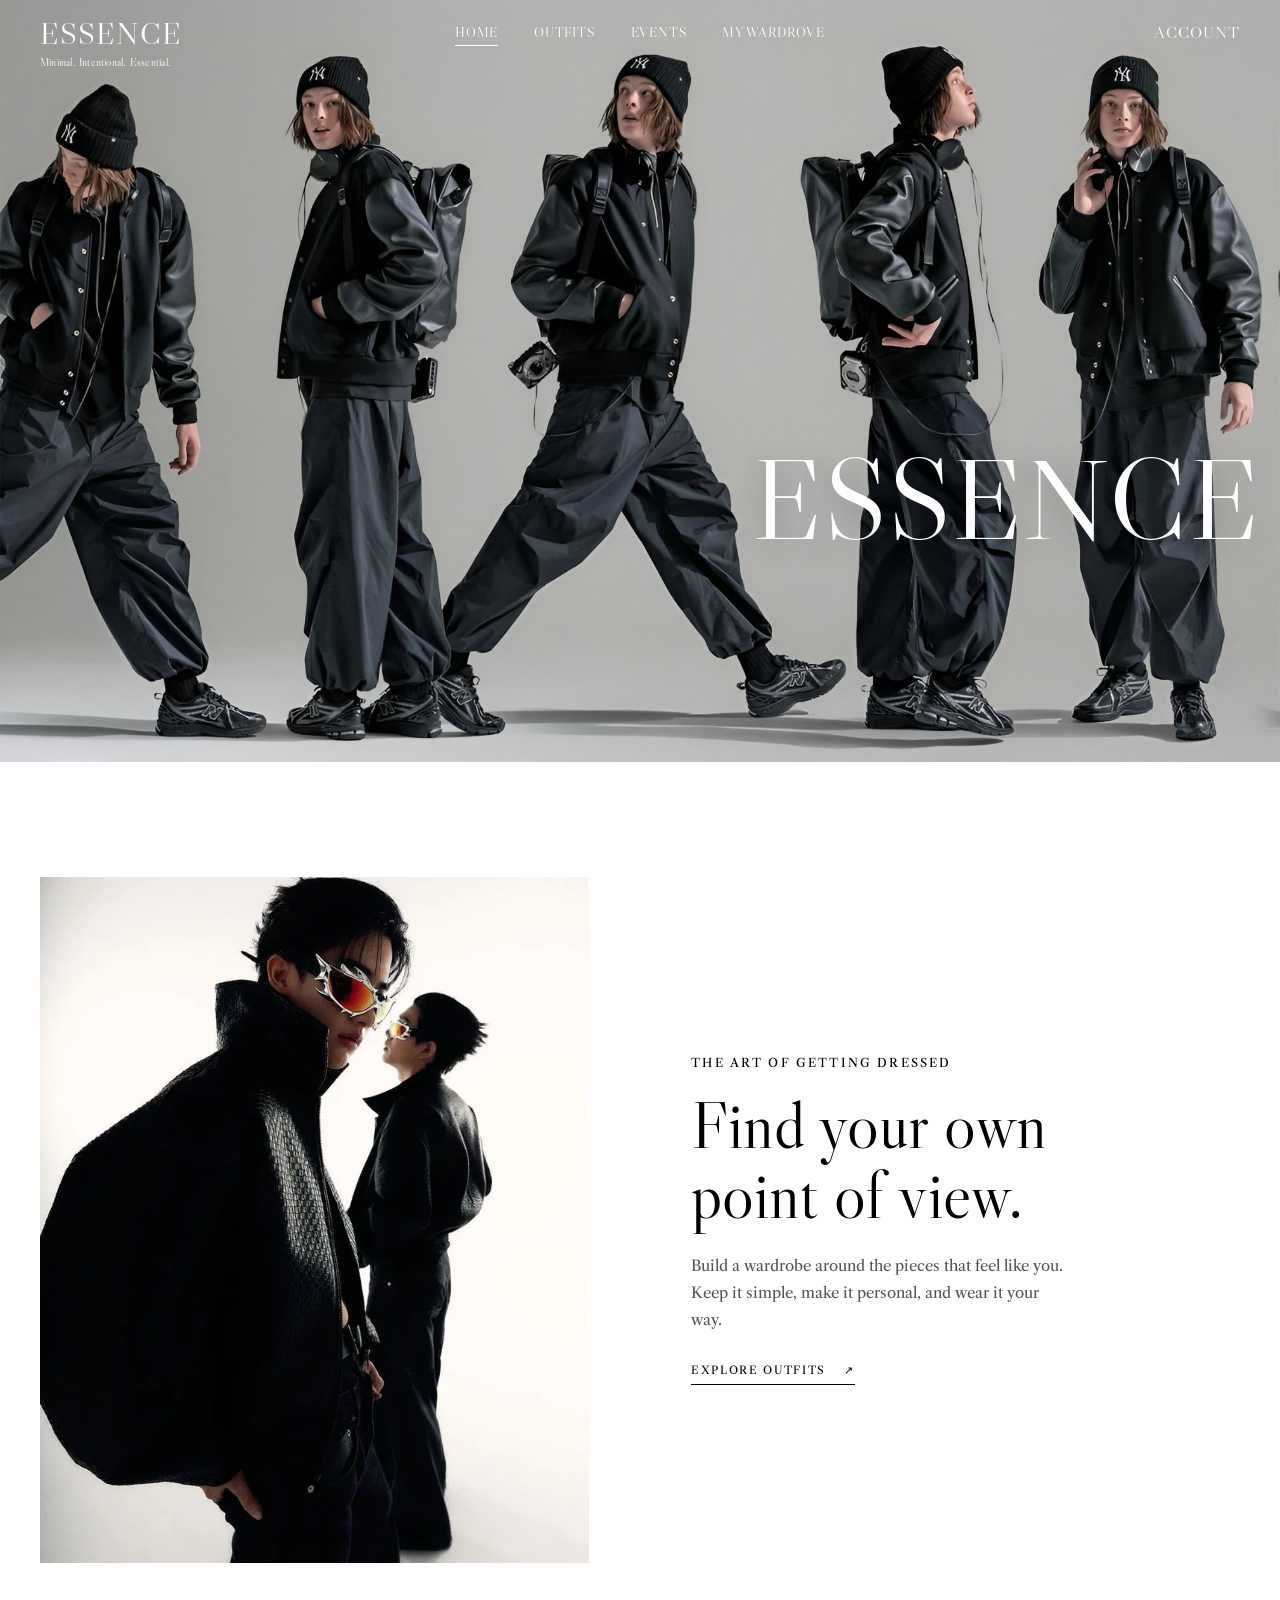
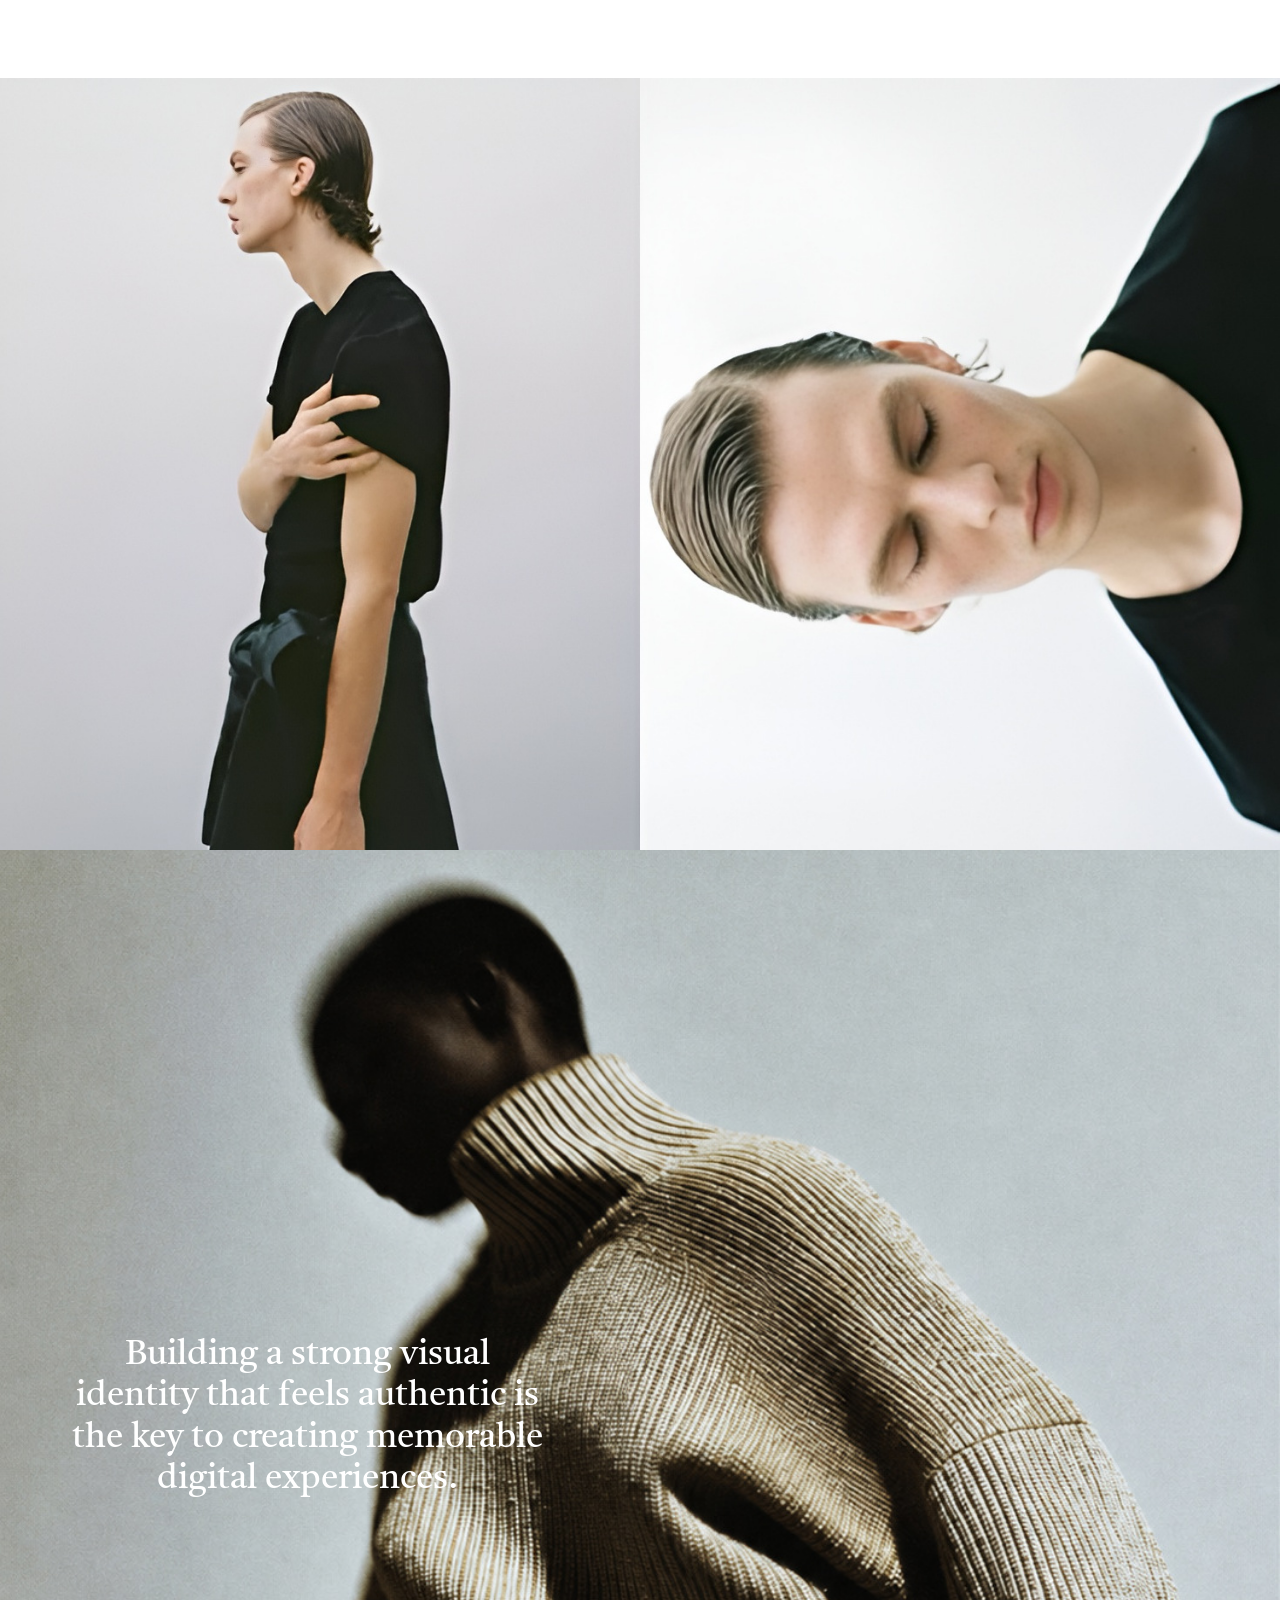
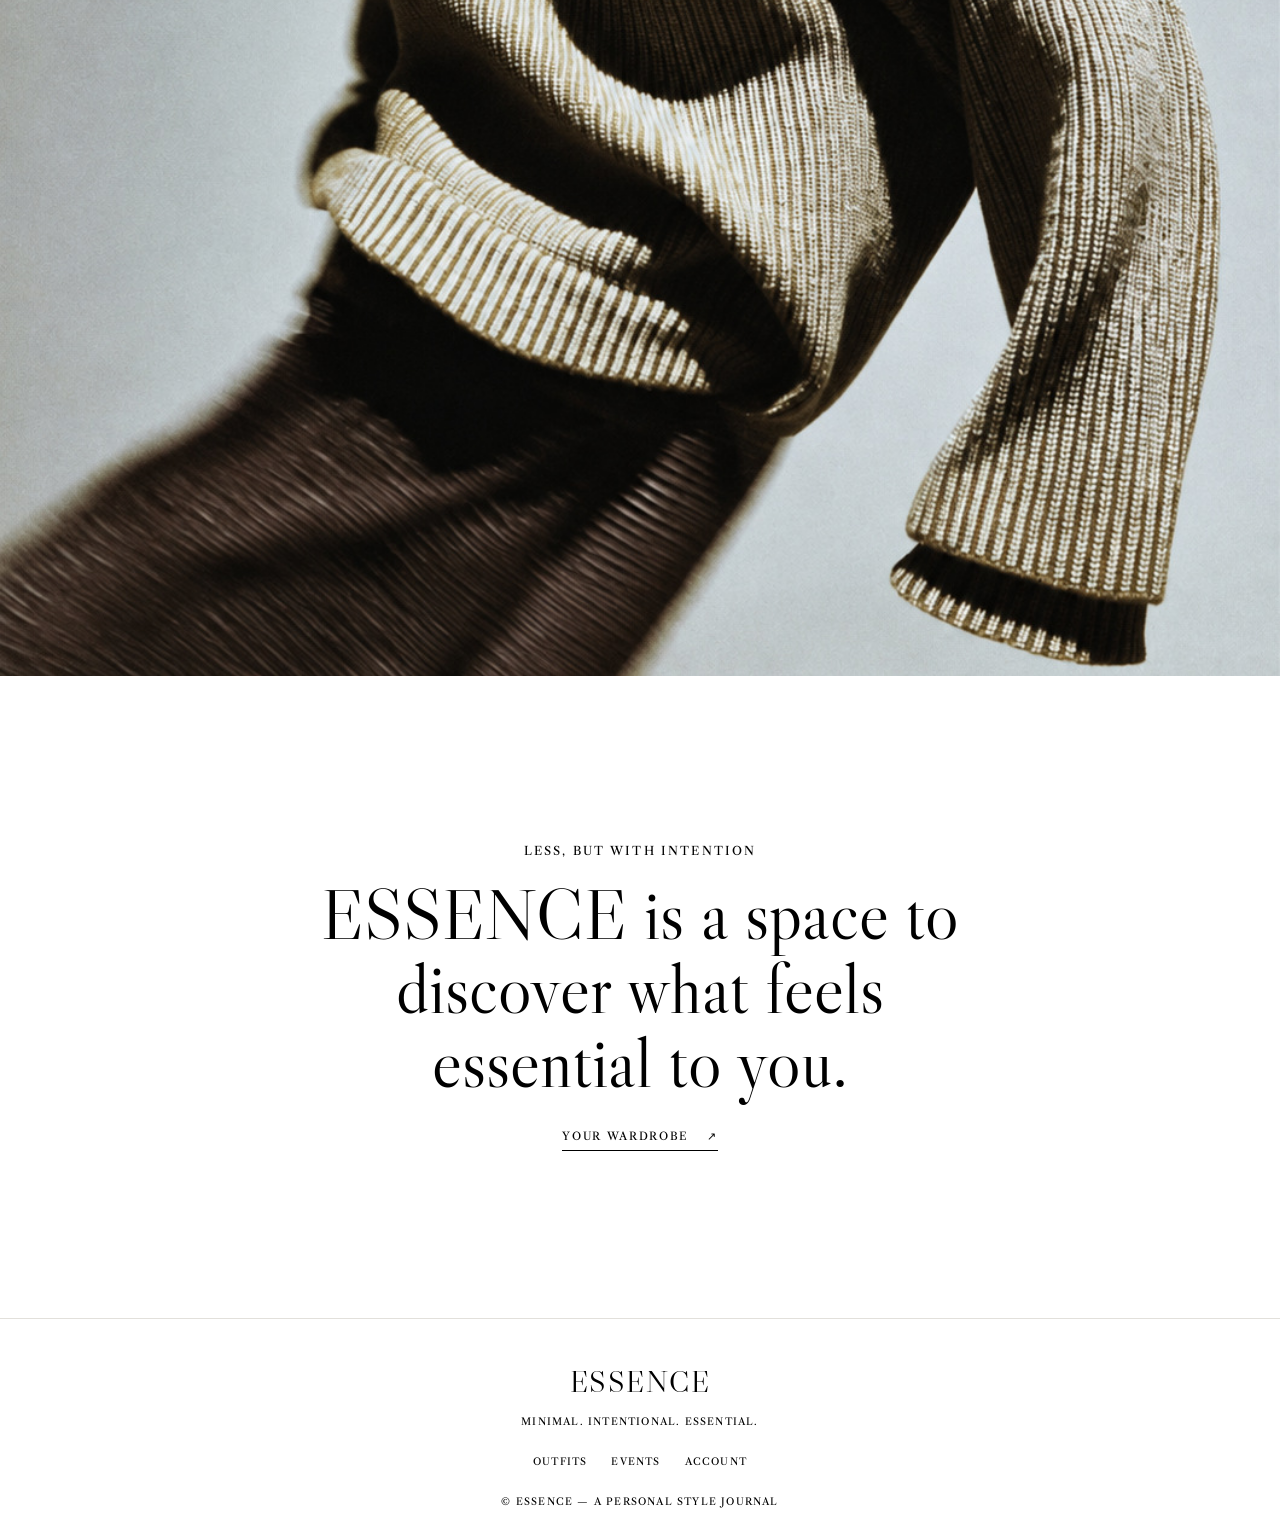
<file: index.html>
<!DOCTYPE html>
<html lang="en">
<head>
  <meta charset="UTF-8">
  <meta name="viewport" content="width=device-width, initial-scale=1">
  <title>ESSENCE — Home</title>
  <link rel="preconnect" href="https://fonts.googleapis.com">
  <link rel="preconnect" href="https://fonts.gstatic.com" crossorigin>
  <link href="https://fonts.googleapis.com/css2?family=Libre+Bodoni&family=Libre+Caslon+Display&family=Libre+Caslon+Text&family=Tiro+Devanagari+Sanskrit&display=swap" rel="stylesheet">
  <link rel="stylesheet" href="style.css">
</head>
<body>

  <header id="site-header" data-page="home" data-tone="light" data-overlay="true"></header>

  <main>
    <!-- 1. Opening hero -->
    <section class="hero" aria-label="Hero">
      <img class="photo" src="images/home/hero.jpg" alt="Model in a black outfit shown in five repeated poses">
      <h1 class="hero-title">ESSENCE</h1>
    </section>

    <!-- 2. Editorial feature -->
    <section class="home-editorial" aria-label="Fashion editorial">
      <div class="home-editorial-photo">
        <img class="photo" src="images/home/two-models-glasses.png" alt="Two models wearing dark outfits and statement sunglasses">
      </div>
      <div class="home-editorial-copy">
        <p class="eyebrow">The art of getting dressed</p>
        <h2>Find your own point of view.</h2>
        <p>Build a wardrobe around the pieces that feel like you. Keep it simple, make it personal, and wear it your way.</p>
        <a class="text-link" href="outfits.html">EXPLORE OUTFITS <span aria-hidden="true">↗</span></a>
      </div>
    </section>

    <!-- 3. Second editorial composition -->
    <section class="pair" aria-label="Editorial">
      <div class="pair-cell">
        <img class="photo" src="images/home/profile.jpg" alt="Model in a black top seen in profile">
      </div>
      <div class="pair-cell">
        <img class="photo" src="images/home/portrait.jpg" alt="Sideways close-up portrait of a model with eyes closed">
      </div>
    </section>

    <!-- 4. Closing knitwear photograph -->
    <section class="knit" aria-label="Knitwear">
      <img class="photo" src="images/home/knitwear.jpg" alt="Model in a textured beige ribbed sweater">
      <p class="statement">Building a strong visual identity that feels authentic is the key to creating memorable digital experiences.</p>
    </section>

    <section class="home-note">
      <p class="eyebrow">Less, but with intention</p>
      <h2>ESSENCE is a space to discover what feels essential to you.</h2>
      <a class="text-link" href="wardrobe.html">YOUR WARDROBE <span aria-hidden="true">↗</span></a>
    </section>

    <footer class="home-footer">
      <a class="footer-wordmark" href="home.html">ESSENCE</a>
      <p>Minimal. Intentional. Essential.</p>
      <nav aria-label="Footer navigation">
        <a href="outfits.html">Outfits</a>
        <a href="events.html">Events</a>
        <a href="account.html">Account</a>
      </nav>
      <span>© ESSENCE — A PERSONAL STYLE JOURNAL</span>
    </footer>
  </main>

  <script src="data.js"></script>
  <script src="site.js"></script>
</body>
</html>
</file>
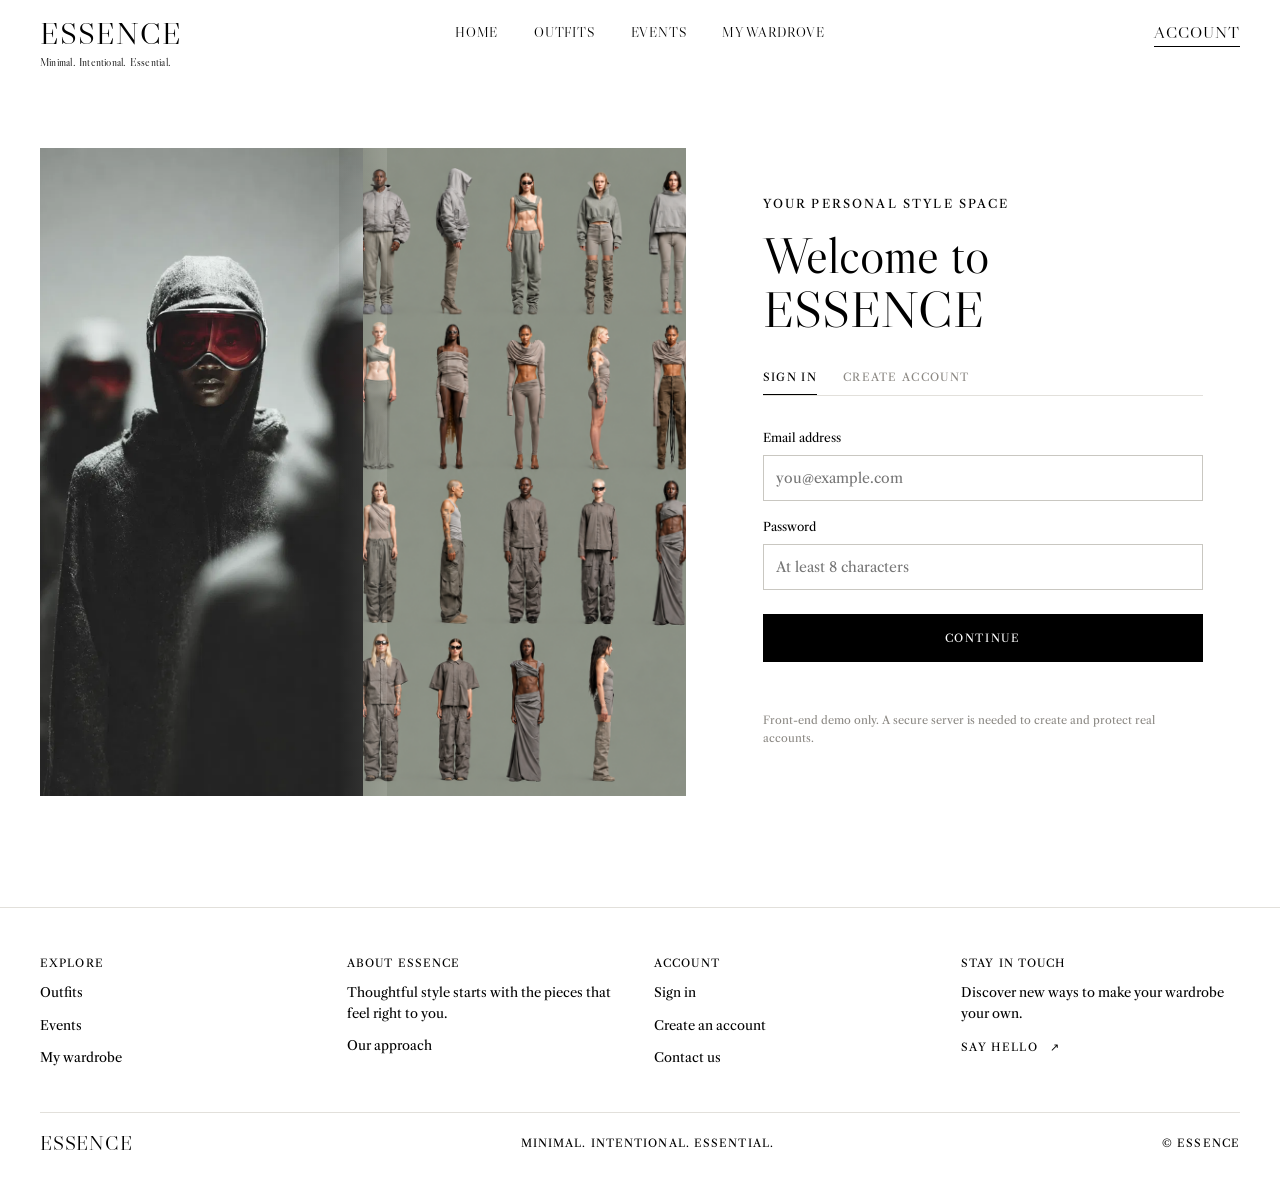
<file: account.html>
<!DOCTYPE html>
<html lang="en">
<head>
  <meta charset="UTF-8">
  <meta name="viewport" content="width=device-width, initial-scale=1">
  <title>ESSENCE — Account</title>
  <link rel="preconnect" href="https://fonts.googleapis.com">
  <link rel="preconnect" href="https://fonts.gstatic.com" crossorigin>
  <link href="https://fonts.googleapis.com/css2?family=Libre+Bodoni&family=Libre+Caslon+Display&family=Libre+Caslon+Text&family=Tiro+Devanagari+Sanskrit&display=swap" rel="stylesheet">
  <link rel="stylesheet" href="style.css">
</head>
<body>
  <header id="site-header" data-page="account" data-tone="dark"></header>

  <main class="account-page">
    <section class="account-gallery" aria-label="Fashion portraits">
      <img class="account-hood" src="images/account/hooded-model.png" alt="Model in a dark hood and red-tinted goggles">
      <img class="account-outfits" src="images/account/collection-lineup.png" alt="Models wearing a coordinated collection in neutral tones">
    </section>

    <section class="account-card" aria-labelledby="account-title">
      <p class="eyebrow">Your personal style space</p>
      <h1 id="account-title">Welcome to ESSENCE</h1>
      <div class="account-tabs" role="group" aria-label="Choose account action">
        <button class="account-tab active" type="button" data-mode="signin" aria-pressed="true">SIGN IN</button>
        <button class="account-tab" type="button" data-mode="register" aria-pressed="false">CREATE ACCOUNT</button>
      </div>
      <form id="account-form">
        <label for="account-email">Email address</label>
        <input id="account-email" name="email" type="email" autocomplete="email" required placeholder="you@example.com">
        <label for="account-password">Password</label>
        <input id="account-password" name="password" type="password" autocomplete="current-password" required minlength="8" placeholder="At least 8 characters">
        <button class="account-submit" type="submit">CONTINUE</button>
        <p id="account-message" class="account-message" role="status" aria-live="polite"></p>
      </form>
      <p class="account-note">Front-end demo only. A secure server is needed to create and protect real accounts.</p>
    </section>
  </main>

  <footer class="account-footer">
    <div class="account-footer-columns">
      <section>
        <h2>EXPLORE</h2>
        <a href="outfits.html">Outfits</a>
        <a href="events.html">Events</a>
        <a href="wardrobe.html">My wardrobe</a>
      </section>
      <section>
        <h2>ABOUT ESSENCE</h2>
        <p>Thoughtful style starts with the pieces that feel right to you.</p>
        <a href="home.html">Our approach</a>
      </section>
      <section>
        <h2>ACCOUNT</h2>
        <a href="account.html">Sign in</a>
        <a href="account.html">Create an account</a>
        <a href="mailto:hello@essence.example">Contact us</a>
      </section>
      <section class="account-footer-note">
        <h2>STAY IN TOUCH</h2>
        <p>Discover new ways to make your wardrobe your own.</p>
        <a href="mailto:hello@essence.example">SAY HELLO <span aria-hidden="true">↗</span></a>
      </section>
    </div>
    <div class="account-footer-bottom">
      <a href="home.html">ESSENCE</a>
      <span>MINIMAL. INTENTIONAL. ESSENTIAL.</span>
      <span>© ESSENCE</span>
    </div>
  </footer>

  <script src="data.js"></script>
  <script src="site.js"></script>
  <script src="account.js"></script>
</body>
</html>
</file>
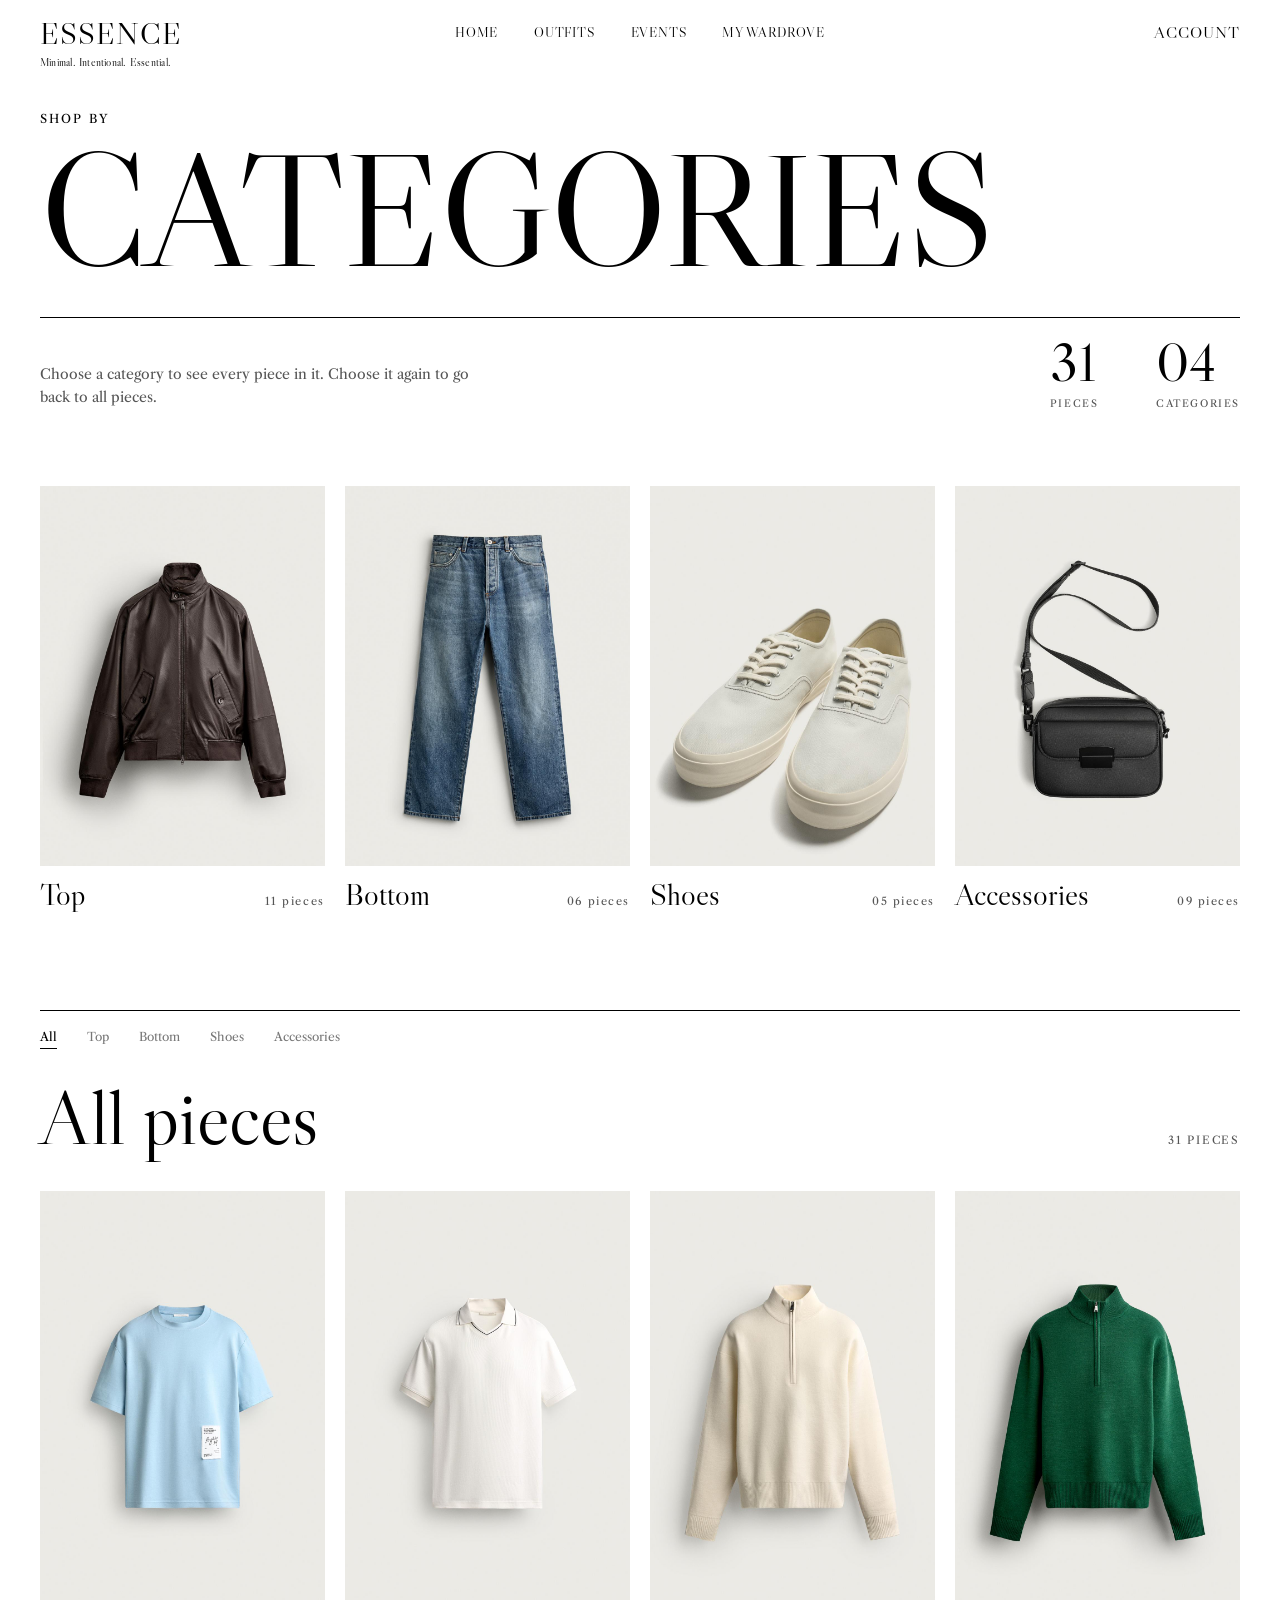
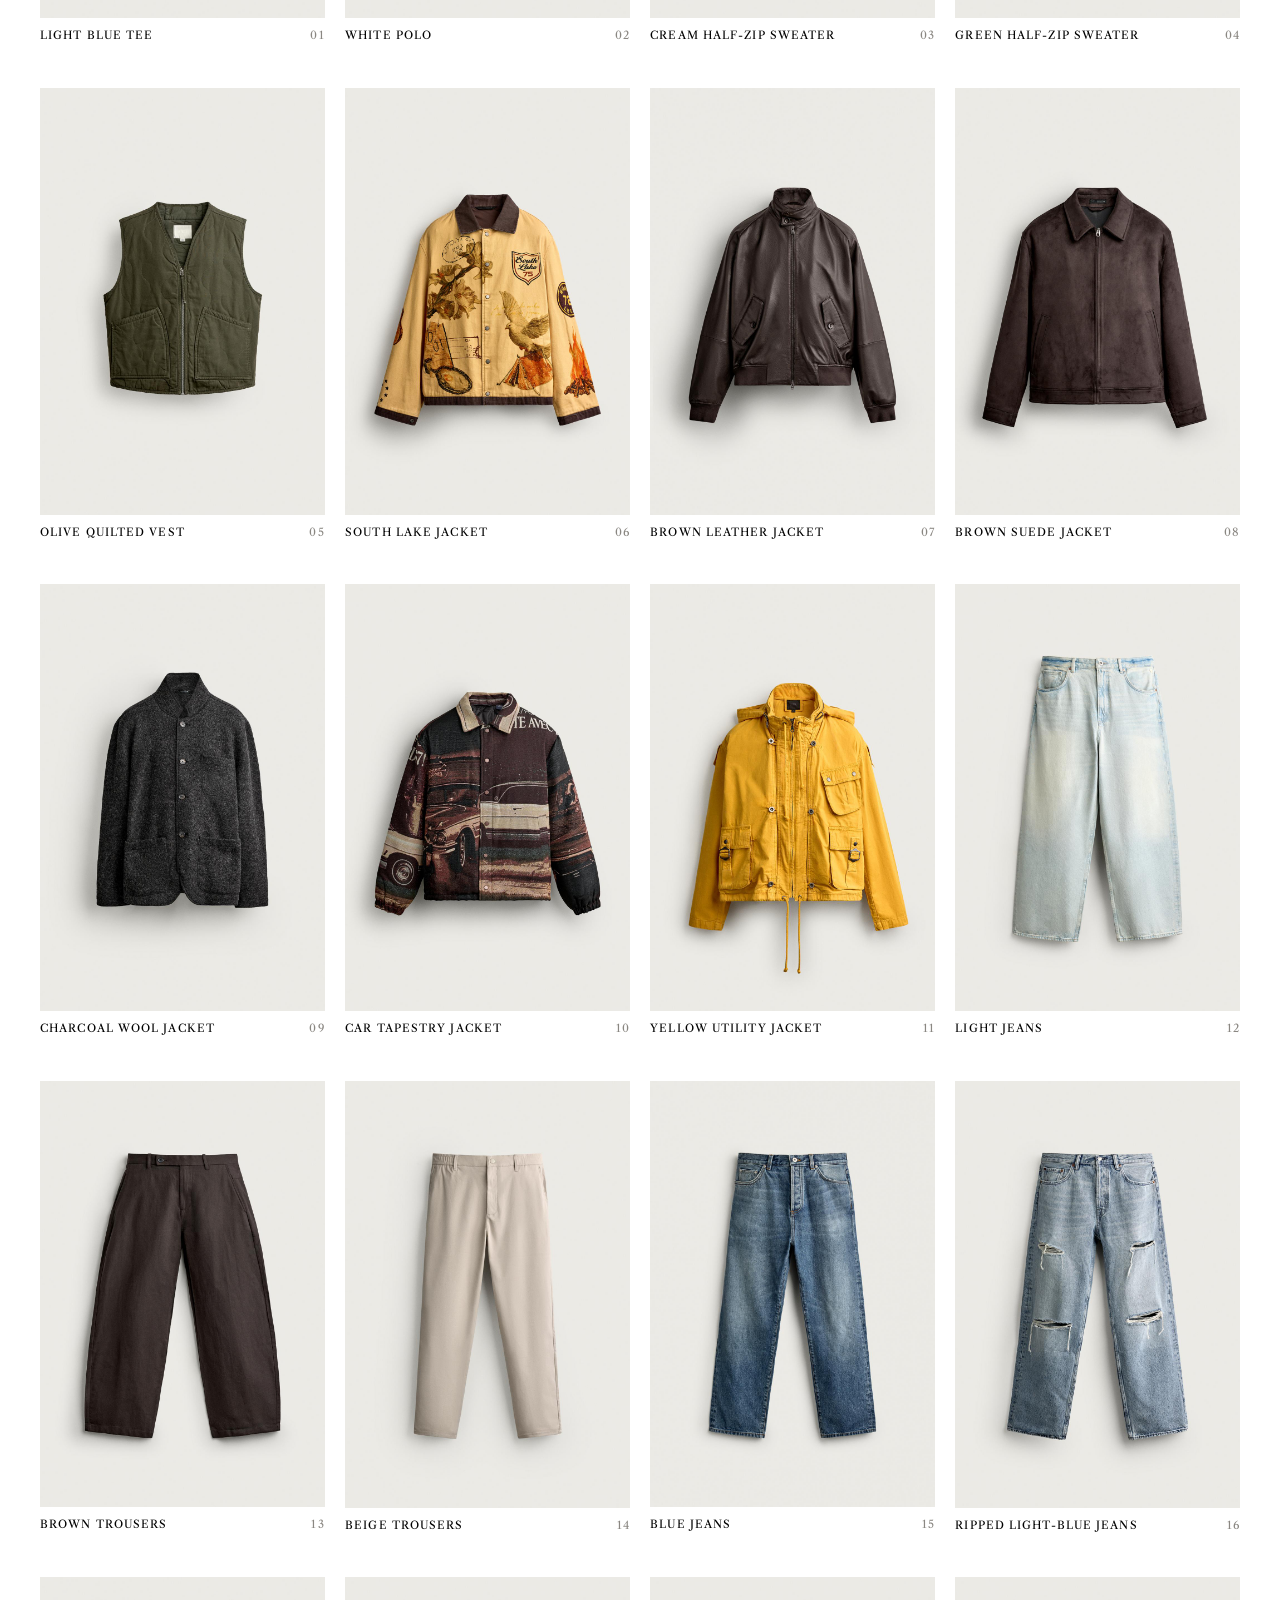
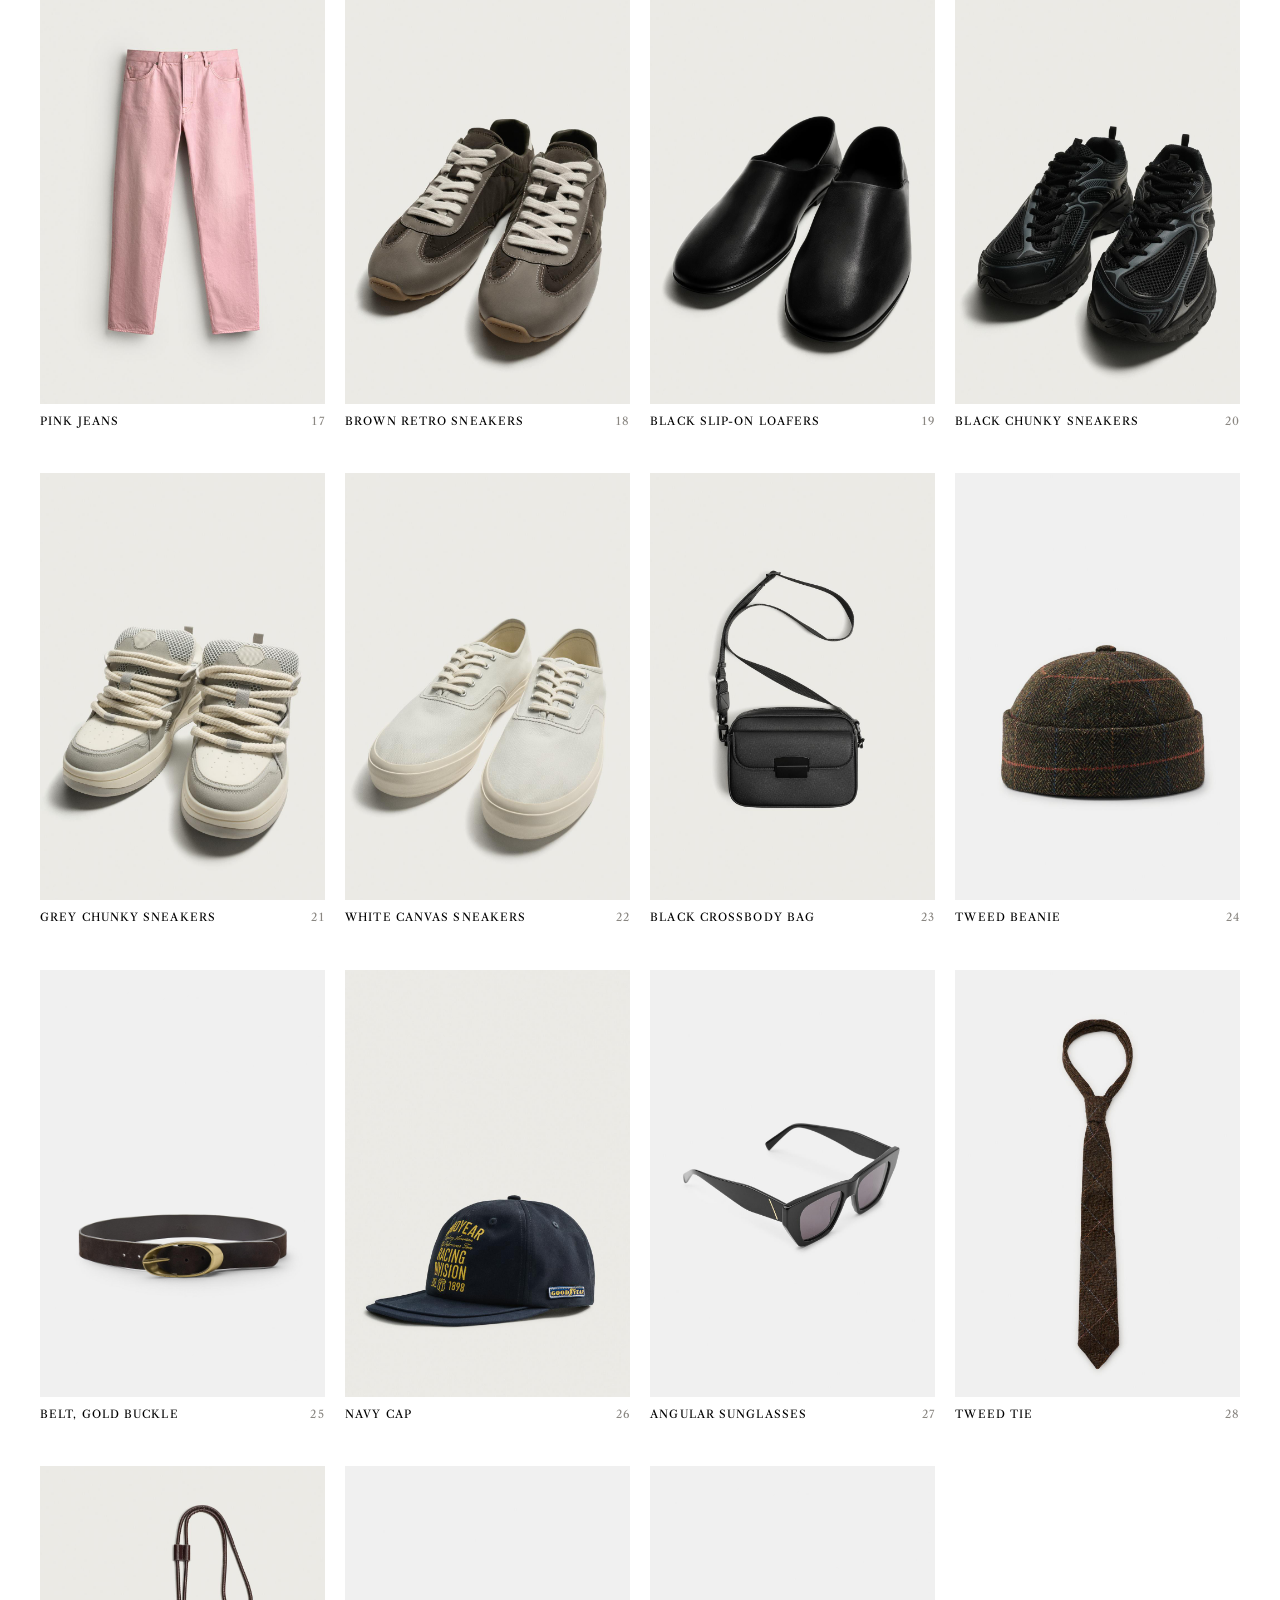
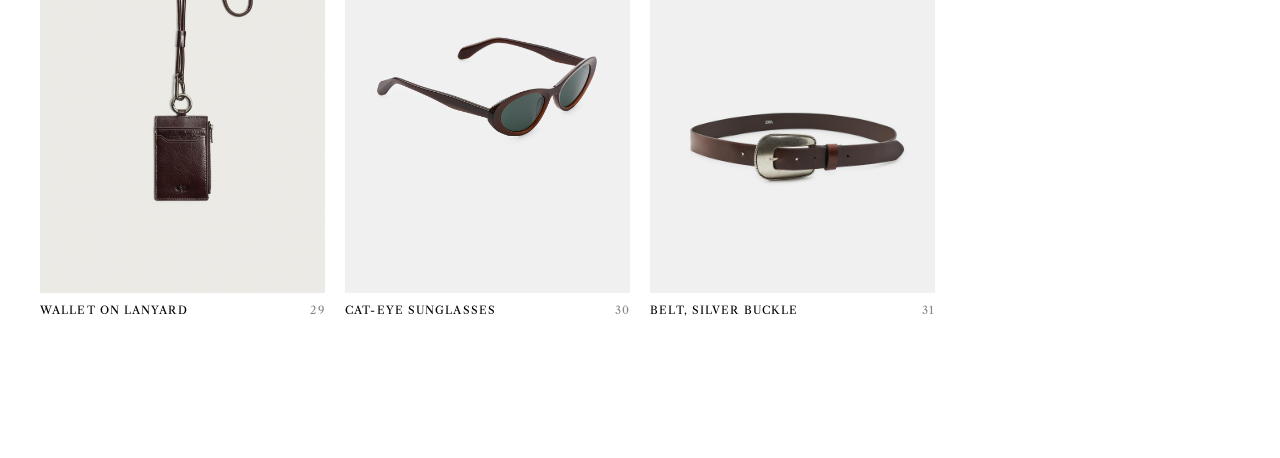
<file: categories.html>
<!DOCTYPE html>
<html lang="en">
<head>
  <meta charset="UTF-8">
  <meta name="viewport" content="width=device-width, initial-scale=1">
  <title>ESSENCE — Categories</title>
  <link rel="preconnect" href="https://fonts.googleapis.com">
  <link rel="preconnect" href="https://fonts.gstatic.com" crossorigin>
  <link href="https://fonts.googleapis.com/css2?family=Libre+Bodoni&family=Libre+Caslon+Display&family=Libre+Caslon+Text&family=Tiro+Devanagari+Sanskrit&display=swap" rel="stylesheet">
  <link rel="stylesheet" href="style.css">
</head>
<body>

  <header id="site-header" data-page="categories" data-tone="dark"></header>

  <main>
    <section class="page-hero" aria-labelledby="page-title">
      <p class="eyebrow">Shop by</p>
      <h1 class="page-title" id="page-title">CATEGORIES</h1>
      <div class="hero-row">
        <p class="page-lede">Choose a category to see every piece in it. Choose it again to go back to all pieces.</p>
        <div class="stats" id="stats"></div>
      </div>
    </section>

    <!-- Category cards (these are the category selectors) -->
    <section class="cat-cards" id="cat-cards" aria-label="Choose a category"></section>

    <!-- Results for the chosen category -->
    <section class="results" id="results" aria-live="polite">
      <div class="tabs" id="tabs" role="group" aria-label="Filter by category"></div>
      <div class="results-head">
        <h2 id="results-title"></h2>
        <span class="count" id="results-count"></span>
      </div>
      <div class="pgrid" id="results-grid"></div>
    </section>
  </main>

  <script src="data.js"></script>
  <script src="site.js"></script>
  <script src="categories.js"></script>
</body>
</html>
</file>
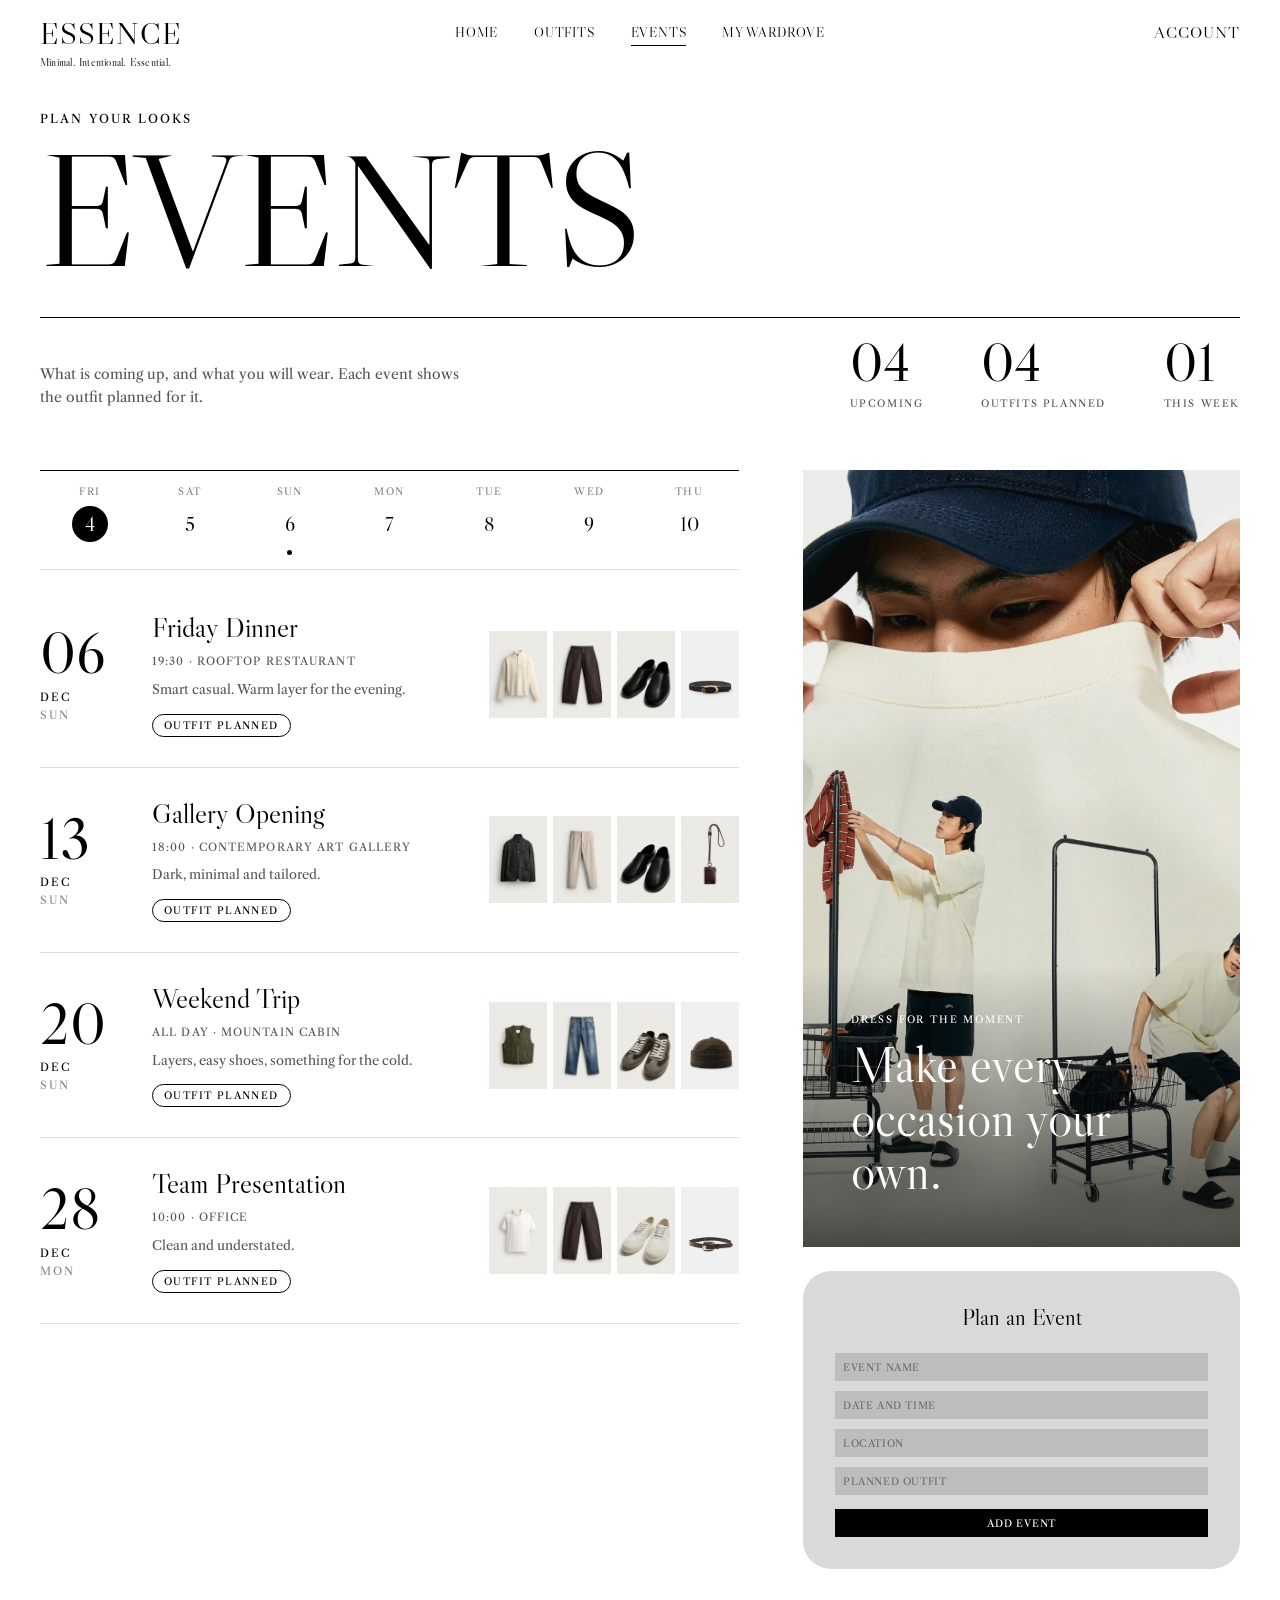
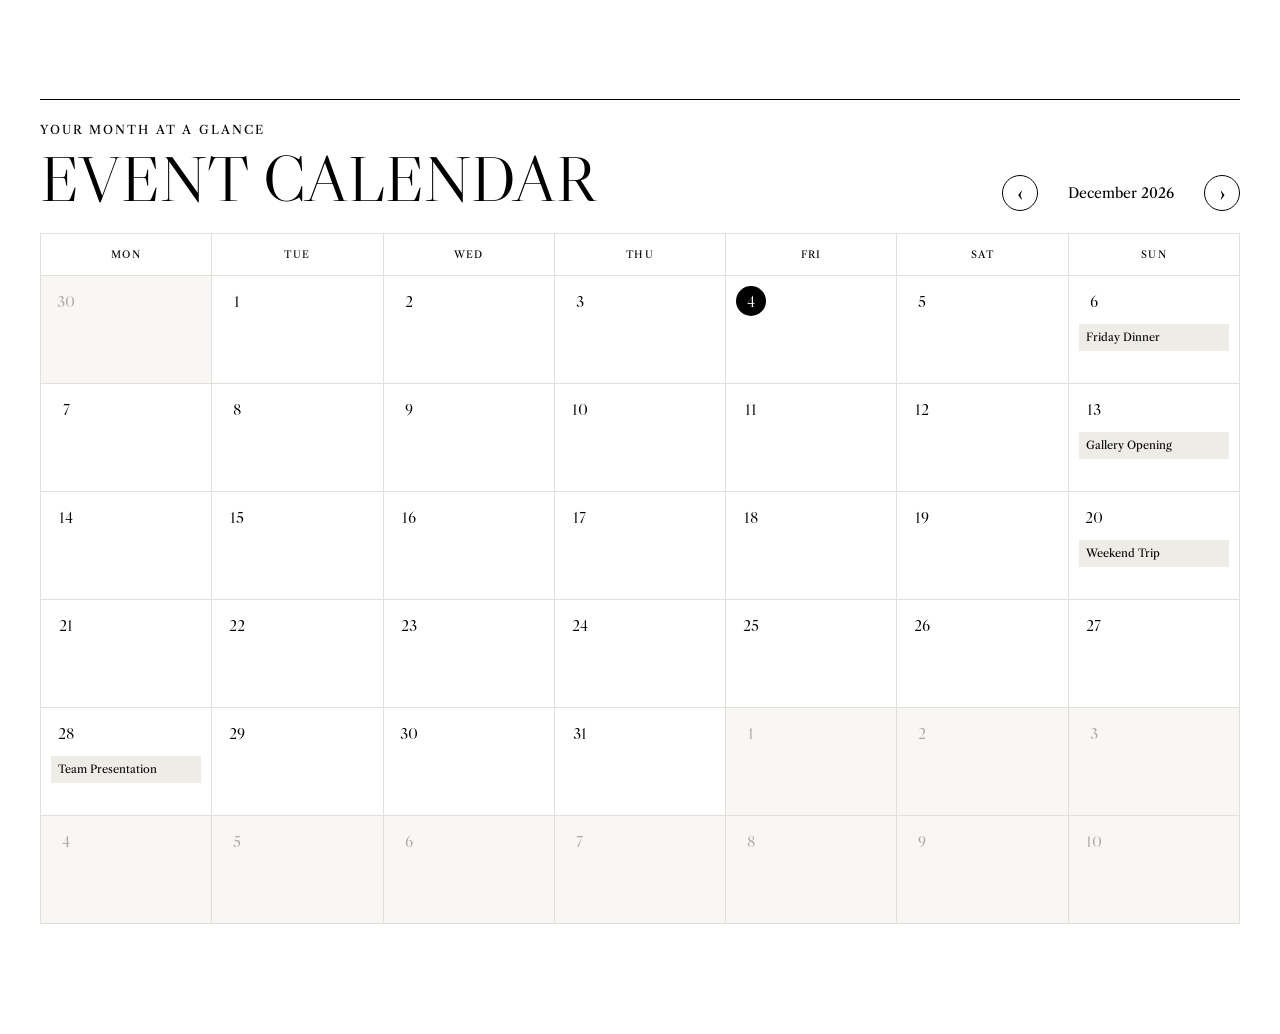
<file: events.html>
<!DOCTYPE html>
<html lang="en">
<head>
  <meta charset="UTF-8">
  <meta name="viewport" content="width=device-width, initial-scale=1">
  <title>ESSENCE — Events</title>
  <link rel="preconnect" href="https://fonts.googleapis.com">
  <link rel="preconnect" href="https://fonts.gstatic.com" crossorigin>
  <link href="https://fonts.googleapis.com/css2?family=Libre+Bodoni&family=Libre+Caslon+Display&family=Libre+Caslon+Text&family=Tiro+Devanagari+Sanskrit&display=swap" rel="stylesheet">
  <link rel="stylesheet" href="style.css">
</head>
<body>

  <header id="site-header" data-page="events" data-tone="dark"></header>

  <main>
    <section class="page-hero" aria-labelledby="page-title">
      <p class="eyebrow">Plan your looks</p>
      <h1 class="page-title" id="page-title">EVENTS</h1>
      <div class="hero-row">
        <p class="page-lede">What is coming up, and what you will wear. Each event shows the outfit planned for it.</p>
        <div class="stats" id="stats"></div>
      </div>
    </section>

    <div class="ev-layout">
      <div class="ev-main">
        <div class="week" id="week" aria-label="The next seven days"></div>
        <div class="events" id="events"></div>
      </div>

      <aside class="ev-aside">
        <div class="ev-photo">
          <img class="photo" src="images/events/event-photo-new.png" alt="Fashion editorial with a model in a navy cap and cream outfit">
          <div class="ev-photo-copy">
            <p class="eyebrow">Dress for the moment</p>
            <h2>Make every occasion your own.</h2>
          </div>
        </div>

        <!-- Visual only: not interactive -->
        <div class="plan-card" aria-hidden="true">
          <h2>Plan an Event</h2>
          <div class="signin-field">EVENT NAME</div>
          <div class="signin-field">DATE AND TIME</div>
          <div class="signin-field">LOCATION</div>
          <div class="signin-field">PLANNED OUTFIT</div>
          <span class="btn-black">ADD EVENT</span>
        </div>
      </aside>
    </div>

    <section class="full-calendar" aria-labelledby="calendar-title">
      <div class="calendar-heading">
        <div>
          <p class="eyebrow">Your month at a glance</p>
          <h2 id="calendar-title">EVENT CALENDAR</h2>
        </div>
        <div class="calendar-controls" role="group" aria-label="Change calendar month">
          <button id="calendar-prev" type="button" aria-label="Previous month">‹</button>
          <span id="calendar-month" aria-live="polite"></span>
          <button id="calendar-next" type="button" aria-label="Next month">›</button>
        </div>
      </div>
      <div class="month-grid" id="month-grid" role="grid" aria-label="Monthly event calendar"></div>
    </section>
  </main>

  <script src="data.js"></script>
  <script src="site.js"></script>
  <script src="events.js"></script>
</body>
</html>
</file>
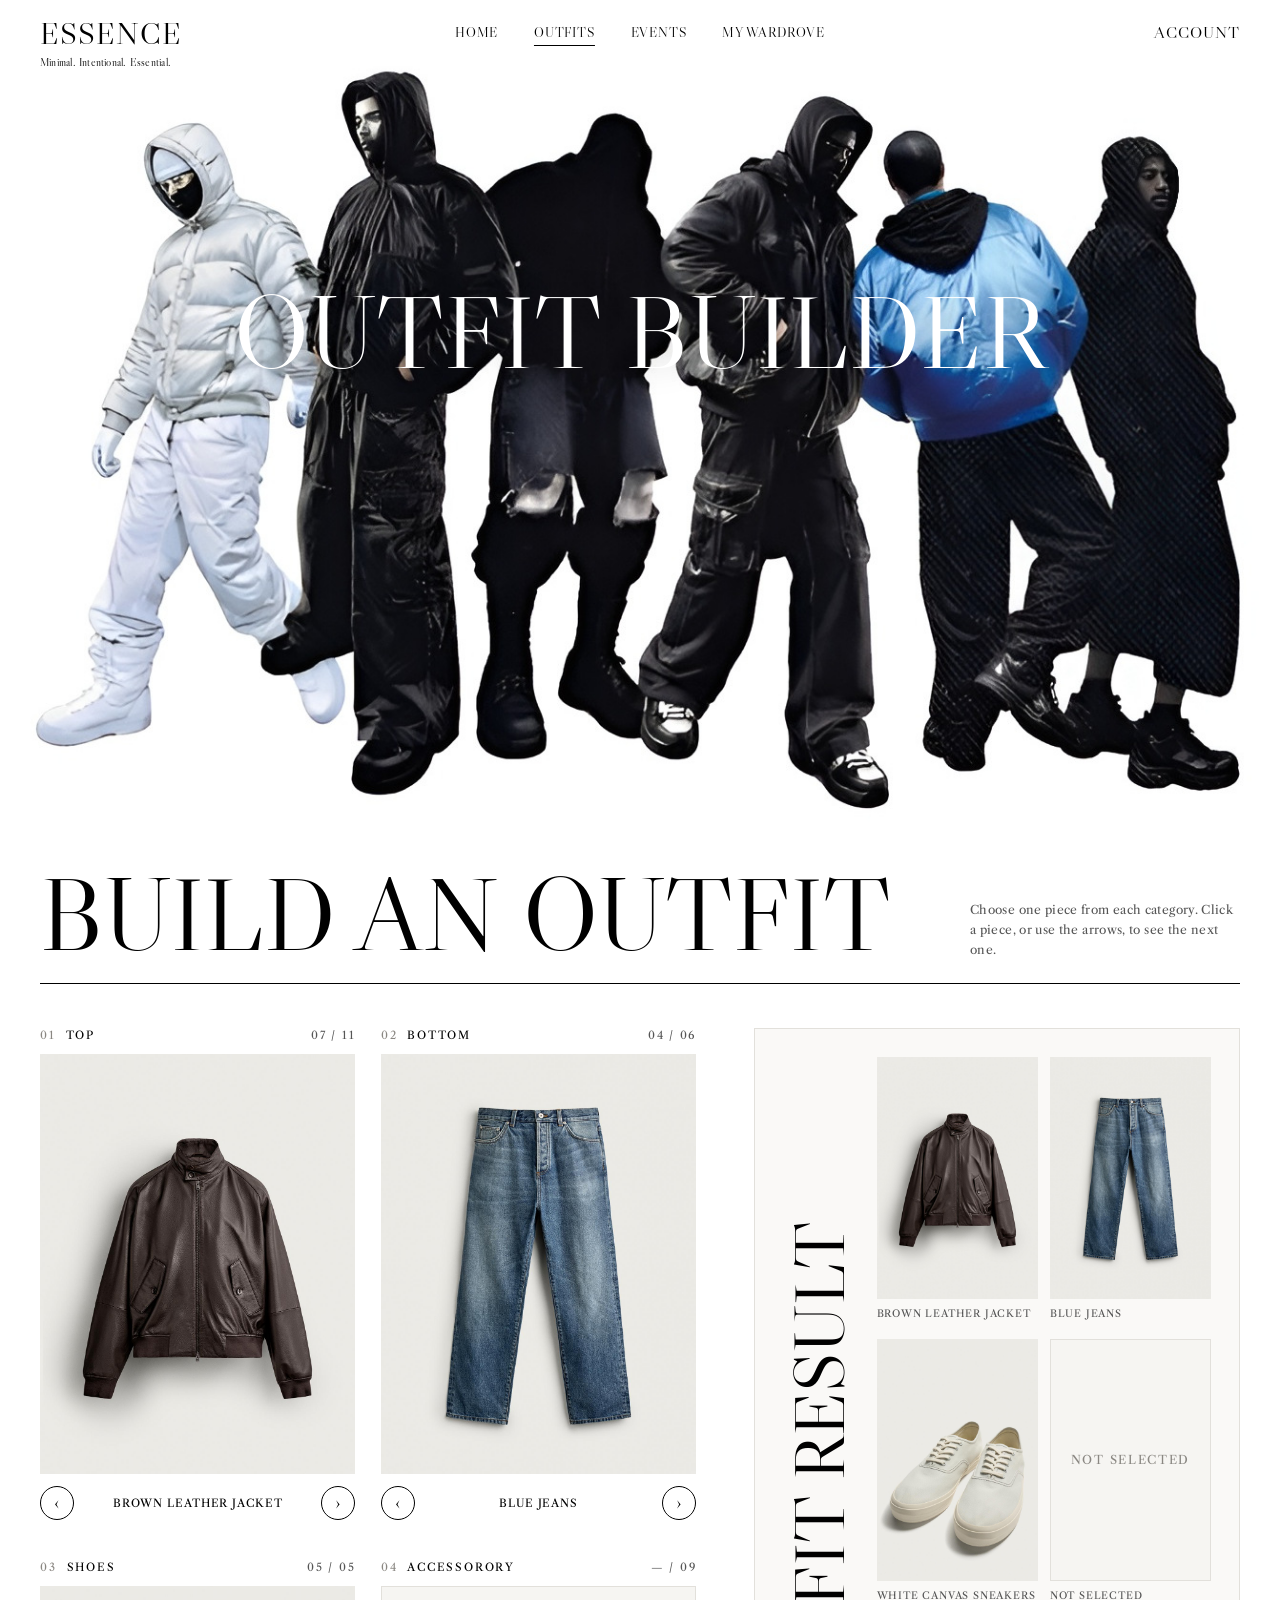
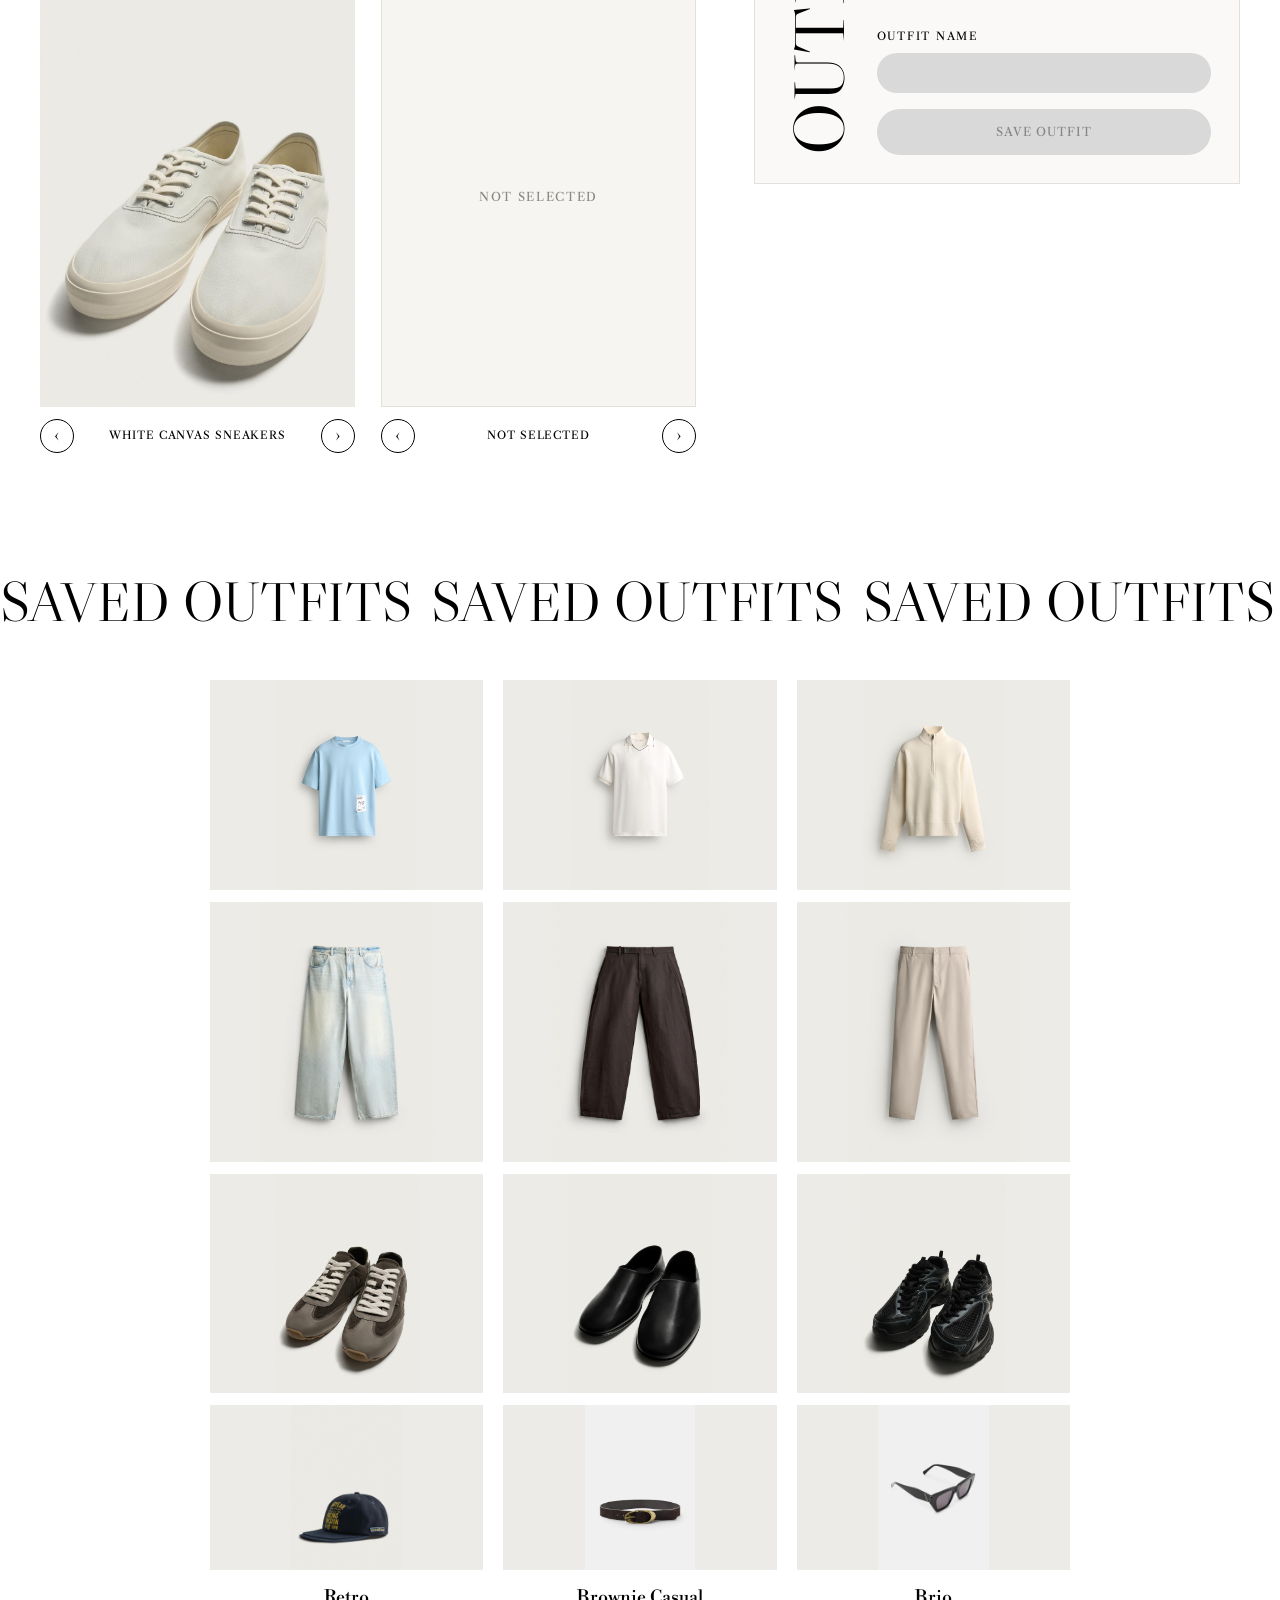
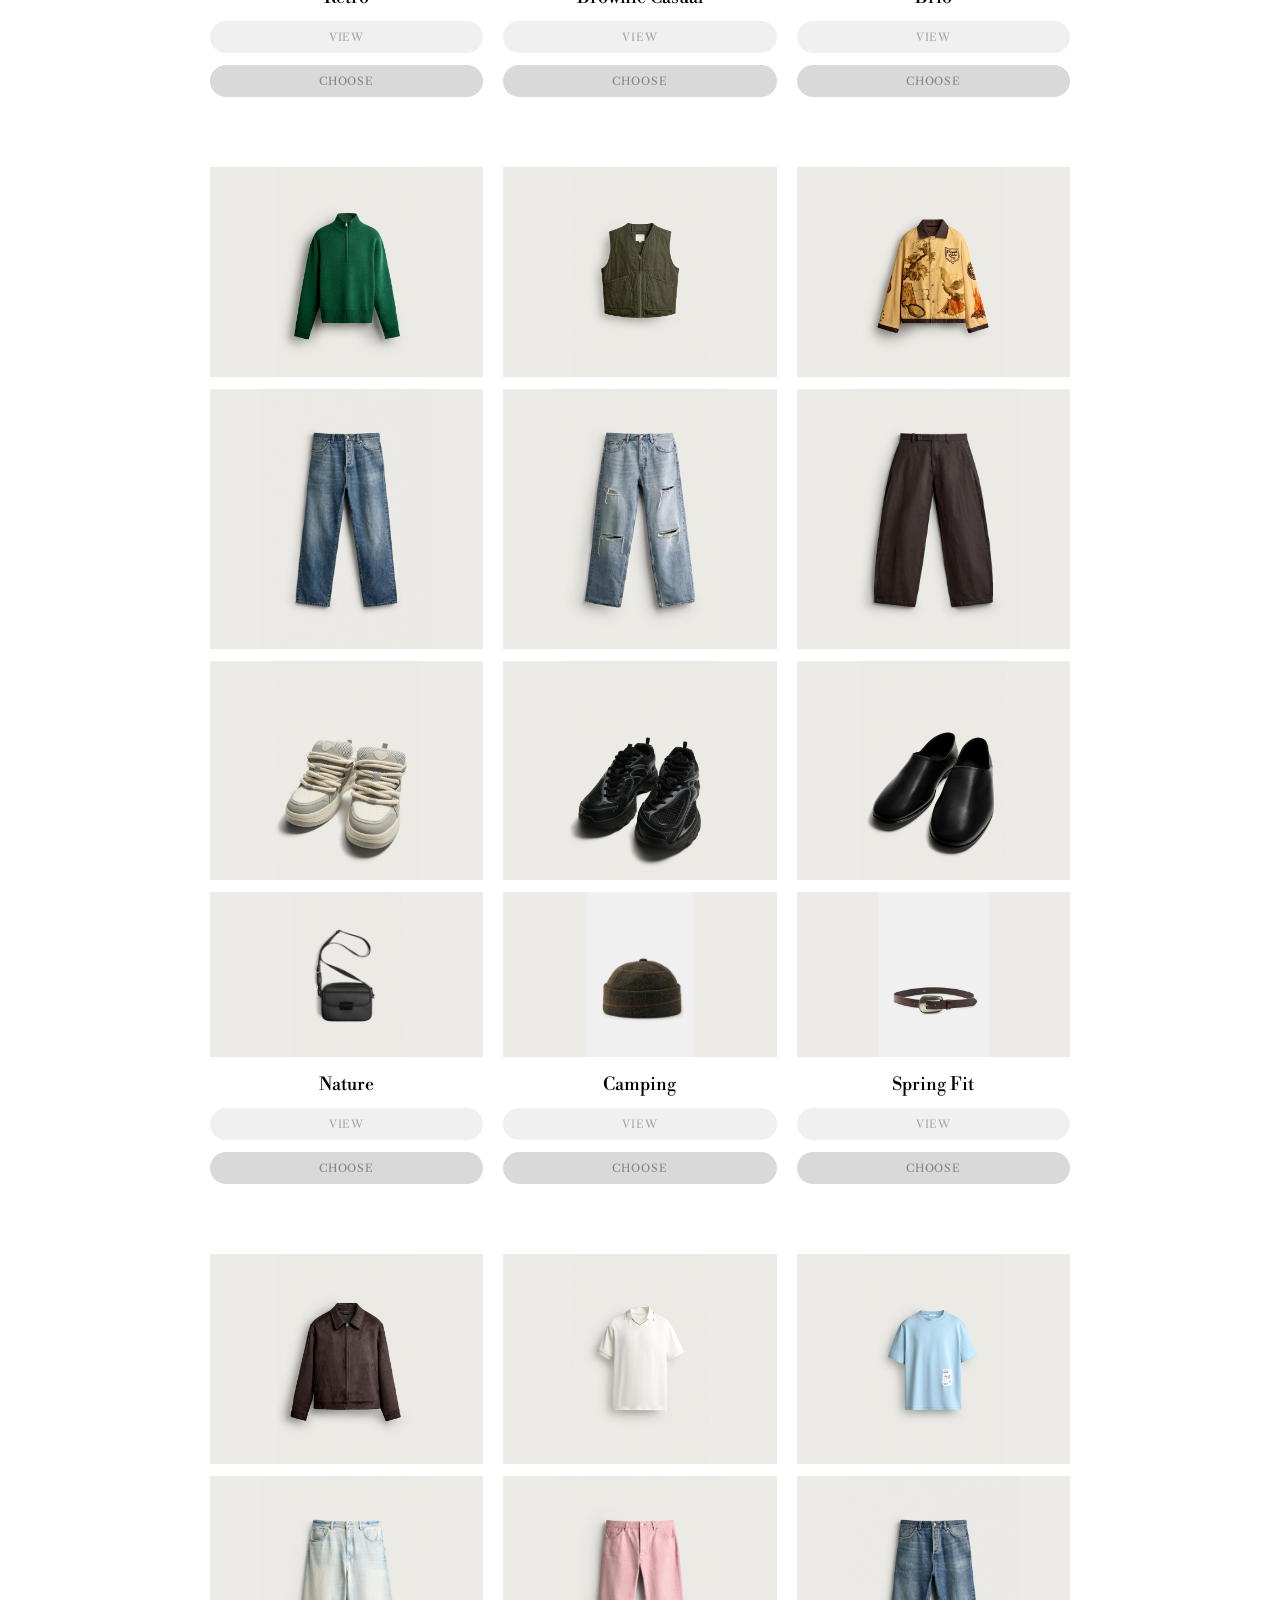
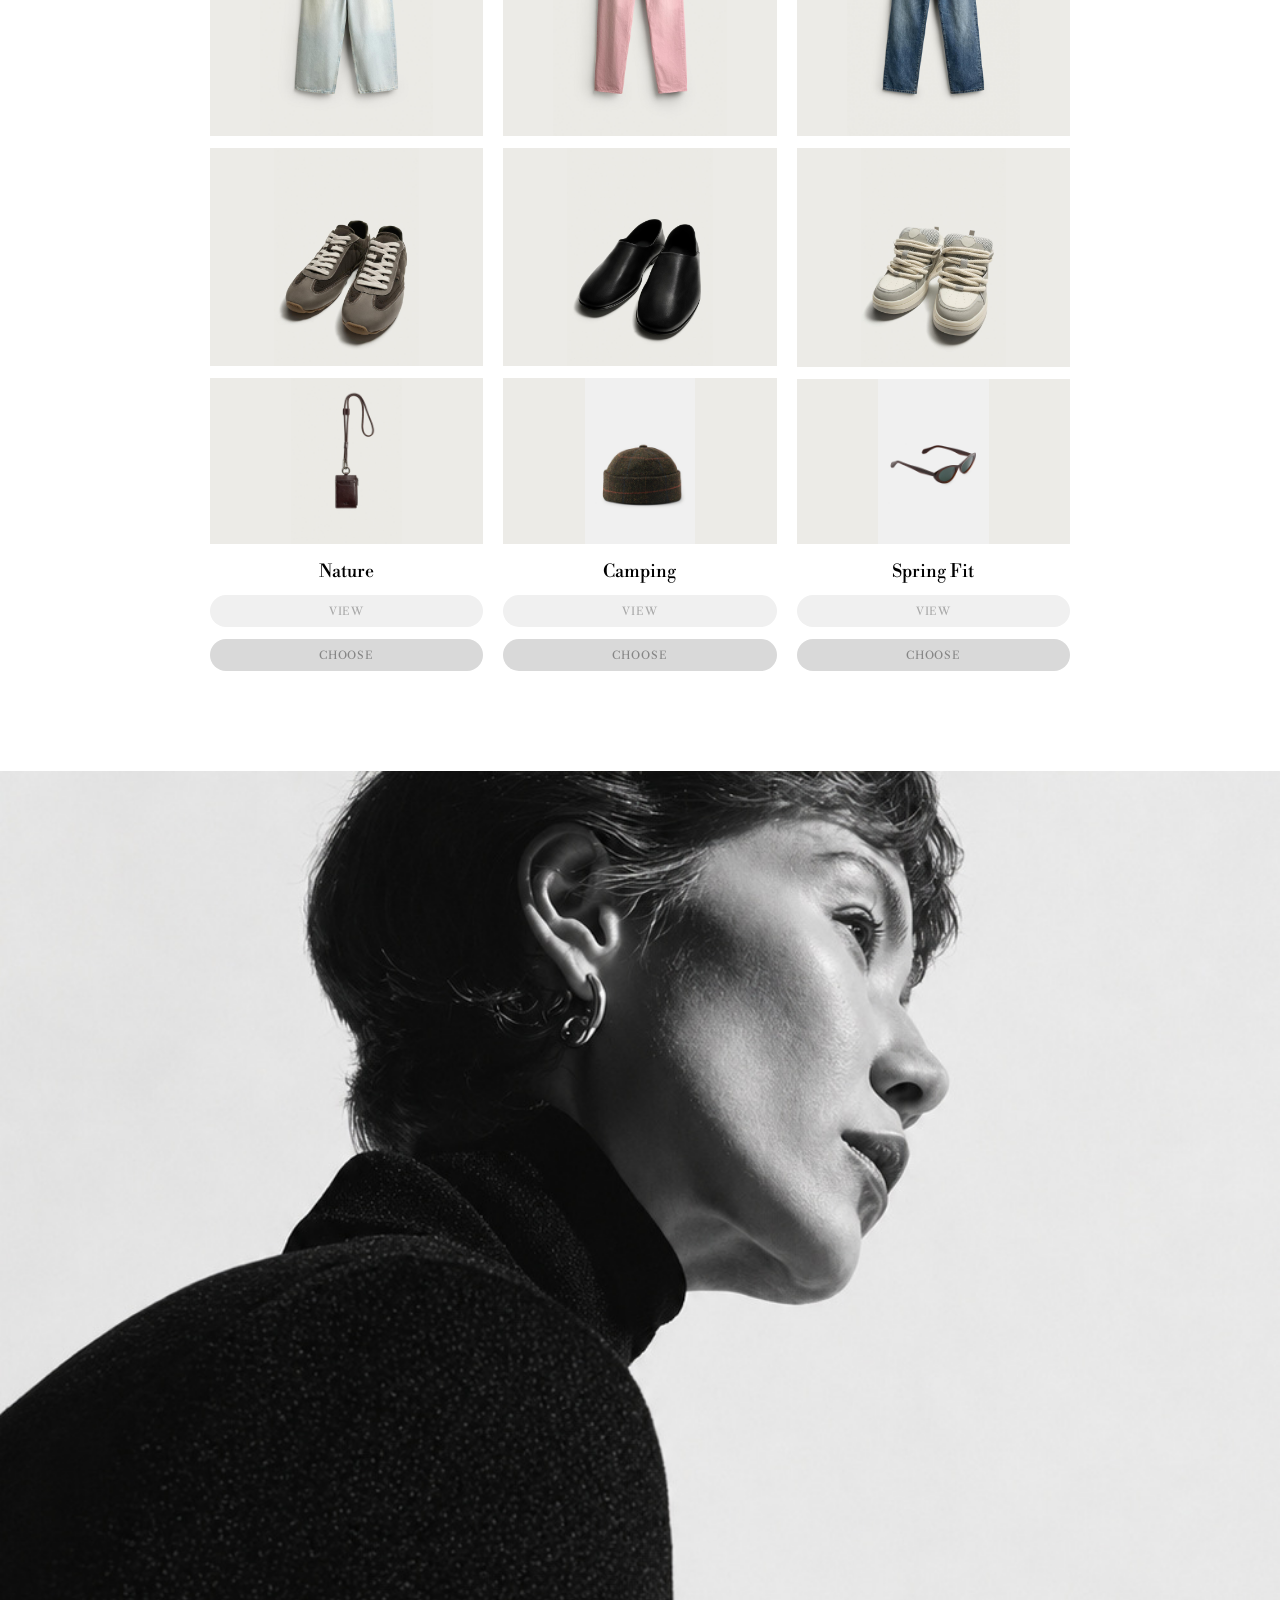
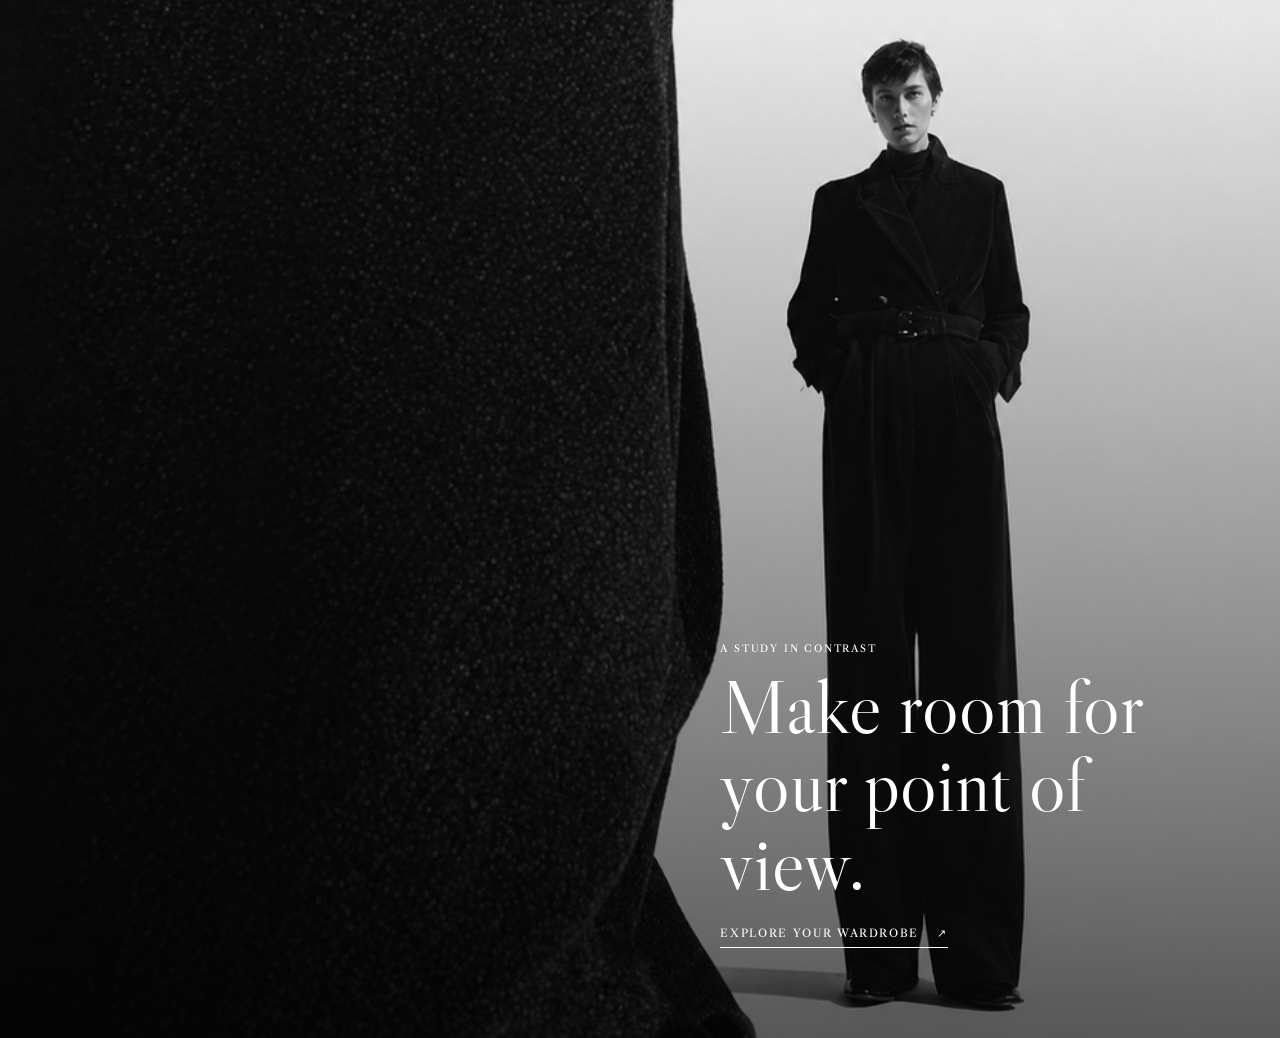
<file: outfits.html>
<!DOCTYPE html>
<html lang="en">
<head>
  <meta charset="UTF-8">
  <meta name="viewport" content="width=device-width, initial-scale=1">
  <title>ESSENCE — Outfits</title>
  <link rel="preconnect" href="https://fonts.googleapis.com">
  <link rel="preconnect" href="https://fonts.gstatic.com" crossorigin>
  <link href="https://fonts.googleapis.com/css2?family=Libre+Bodoni&family=Libre+Caslon+Display&family=Libre+Caslon+Text&family=Tiro+Devanagari+Sanskrit&display=swap" rel="stylesheet">
  <link rel="stylesheet" href="style.css">
</head>
<body>

  <header id="site-header" data-page="outfits" data-tone="dark" data-overlay="true"></header>

  <main>
    <!-- 1. Fashion collage hero -->
    <section class="collage" aria-label="Outfit builder">
      <img class="photo" src="images/outfits/collage.jpg" alt="Collage of six full-body figures in outerwear">
      <h1 class="collage-title">OUTFIT BUILDER</h1>
    </section>

    <!-- 2. Outfit-building section -->
    <section class="builder" aria-labelledby="build-heading">
      <div class="builder-top">
        <h2 class="build-heading" id="build-heading">BUILD AN OUTFIT</h2>
        <p class="builder-note">Choose one piece from each category. Click a piece, or use the arrows, to see the next one.</p>
      </div>

      <div class="builder-grid">
        <div class="picker" id="picker"></div>

        <aside class="result-panel" aria-label="Outfit result">
          <h3 class="result-title">OUTFIT RESULT</h3>
          <div class="result-body">
            <div class="result-grid" id="result-grid" aria-live="polite"></div>

            <!-- Visual only: not interactive -->
            <div class="result-form" aria-hidden="true">
              <span class="field-label">OUTFIT NAME</span>
              <div class="pill-input"></div>
              <span class="btn-gray save-btn">SAVE OUTFIT</span>
            </div>
          </div>
        </aside>
      </div>
    </section>

    <!-- 3. Saved outfits -->
    <section class="saved" aria-labelledby="saved-heading">
      <h2 class="visually-hidden" id="saved-heading">Saved outfits</h2>
      <div class="saved-marquee" aria-hidden="true">
        <span>SAVED OUTFITS</span><span>SAVED OUTFITS</span><span>SAVED OUTFITS</span>
      </div>
      <div class="collections" id="collections"></div>
    </section>

    <!-- 4. Closing campaign photograph -->
    <section class="campaign" aria-label="Campaign">
      <img class="photo" src="images/outfits/campaign.jpg" alt="Black-and-white campaign photograph: a close profile and a distant standing figure in black">
      <div class="campaign-copy">
        <p class="eyebrow">A study in contrast</p>
        <h2>Make room for your point of view.</h2>
        <a class="text-link" href="wardrobe.html">EXPLORE YOUR WARDROBE <span aria-hidden="true">↗</span></a>
      </div>
    </section>
  </main>

  <script src="data.js"></script>
  <script src="site.js"></script>
  <script src="outfits.js"></script>
</body>
</html>
</file>
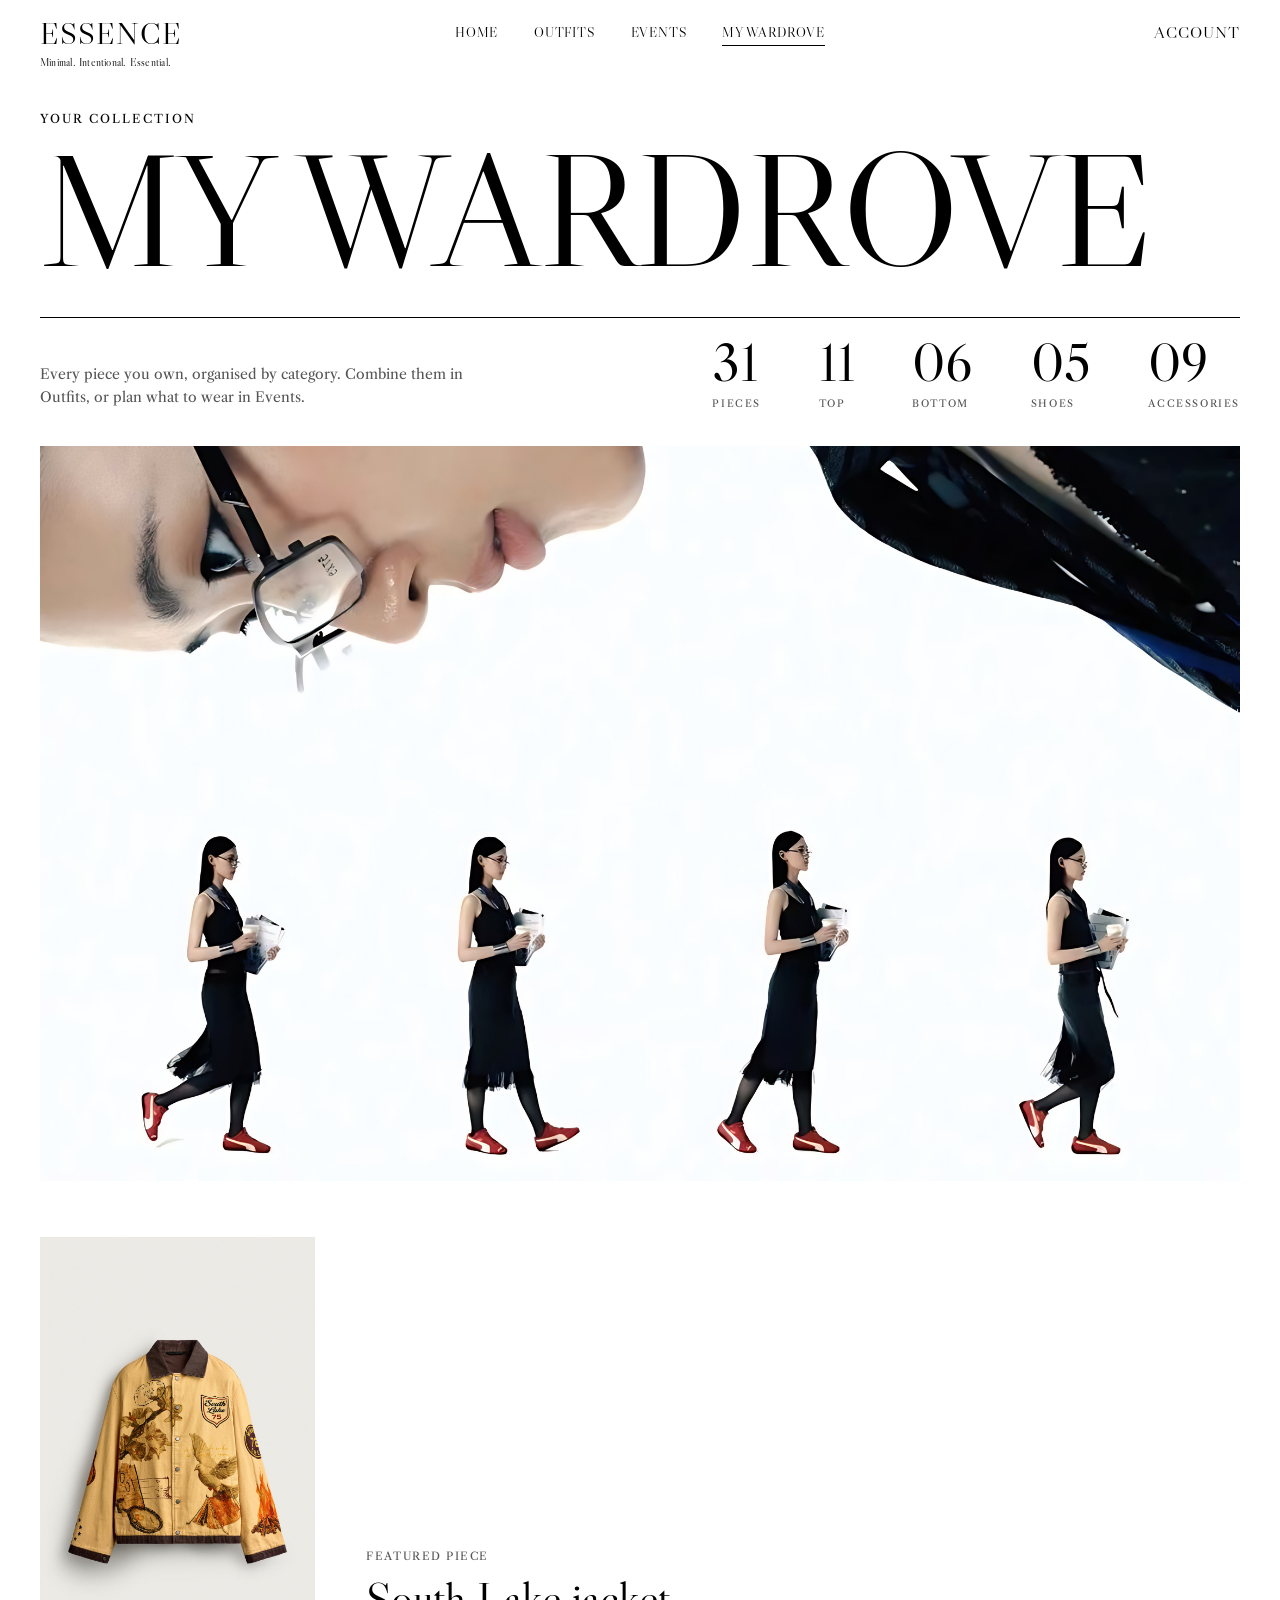
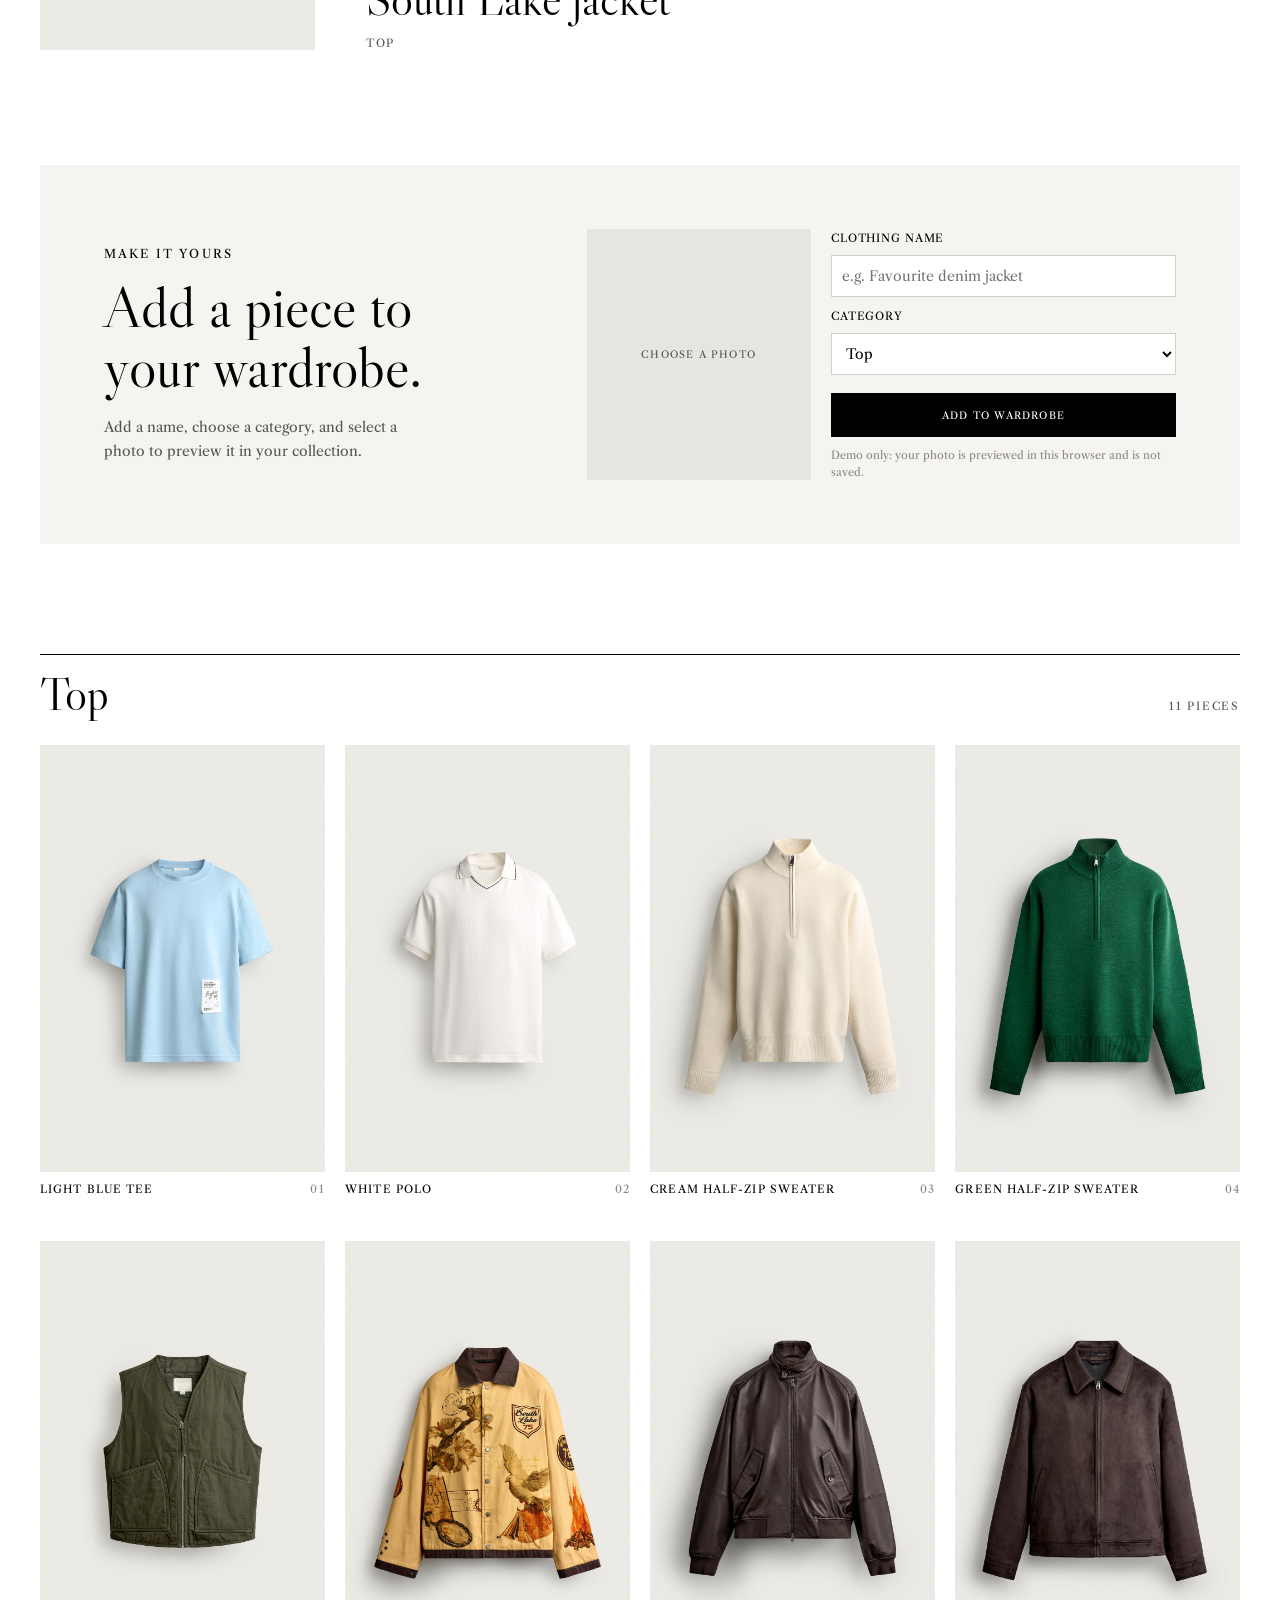
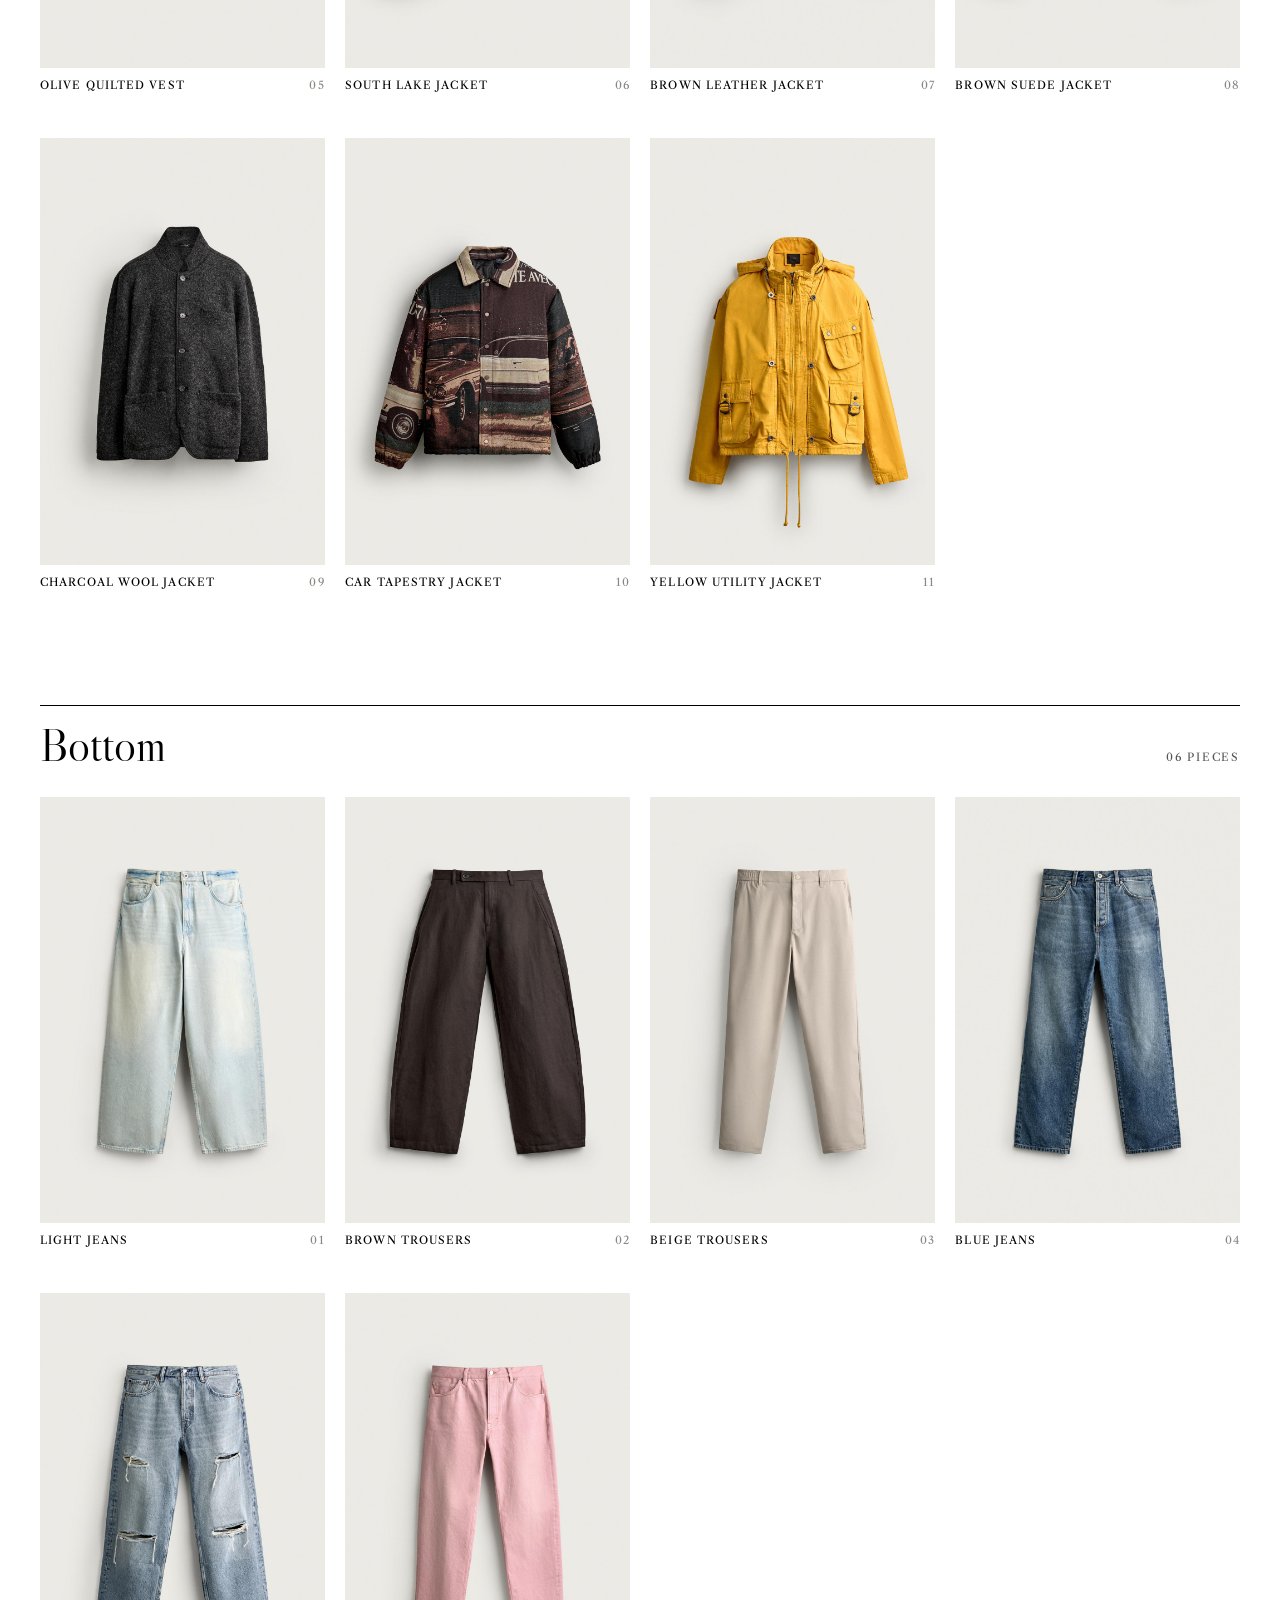
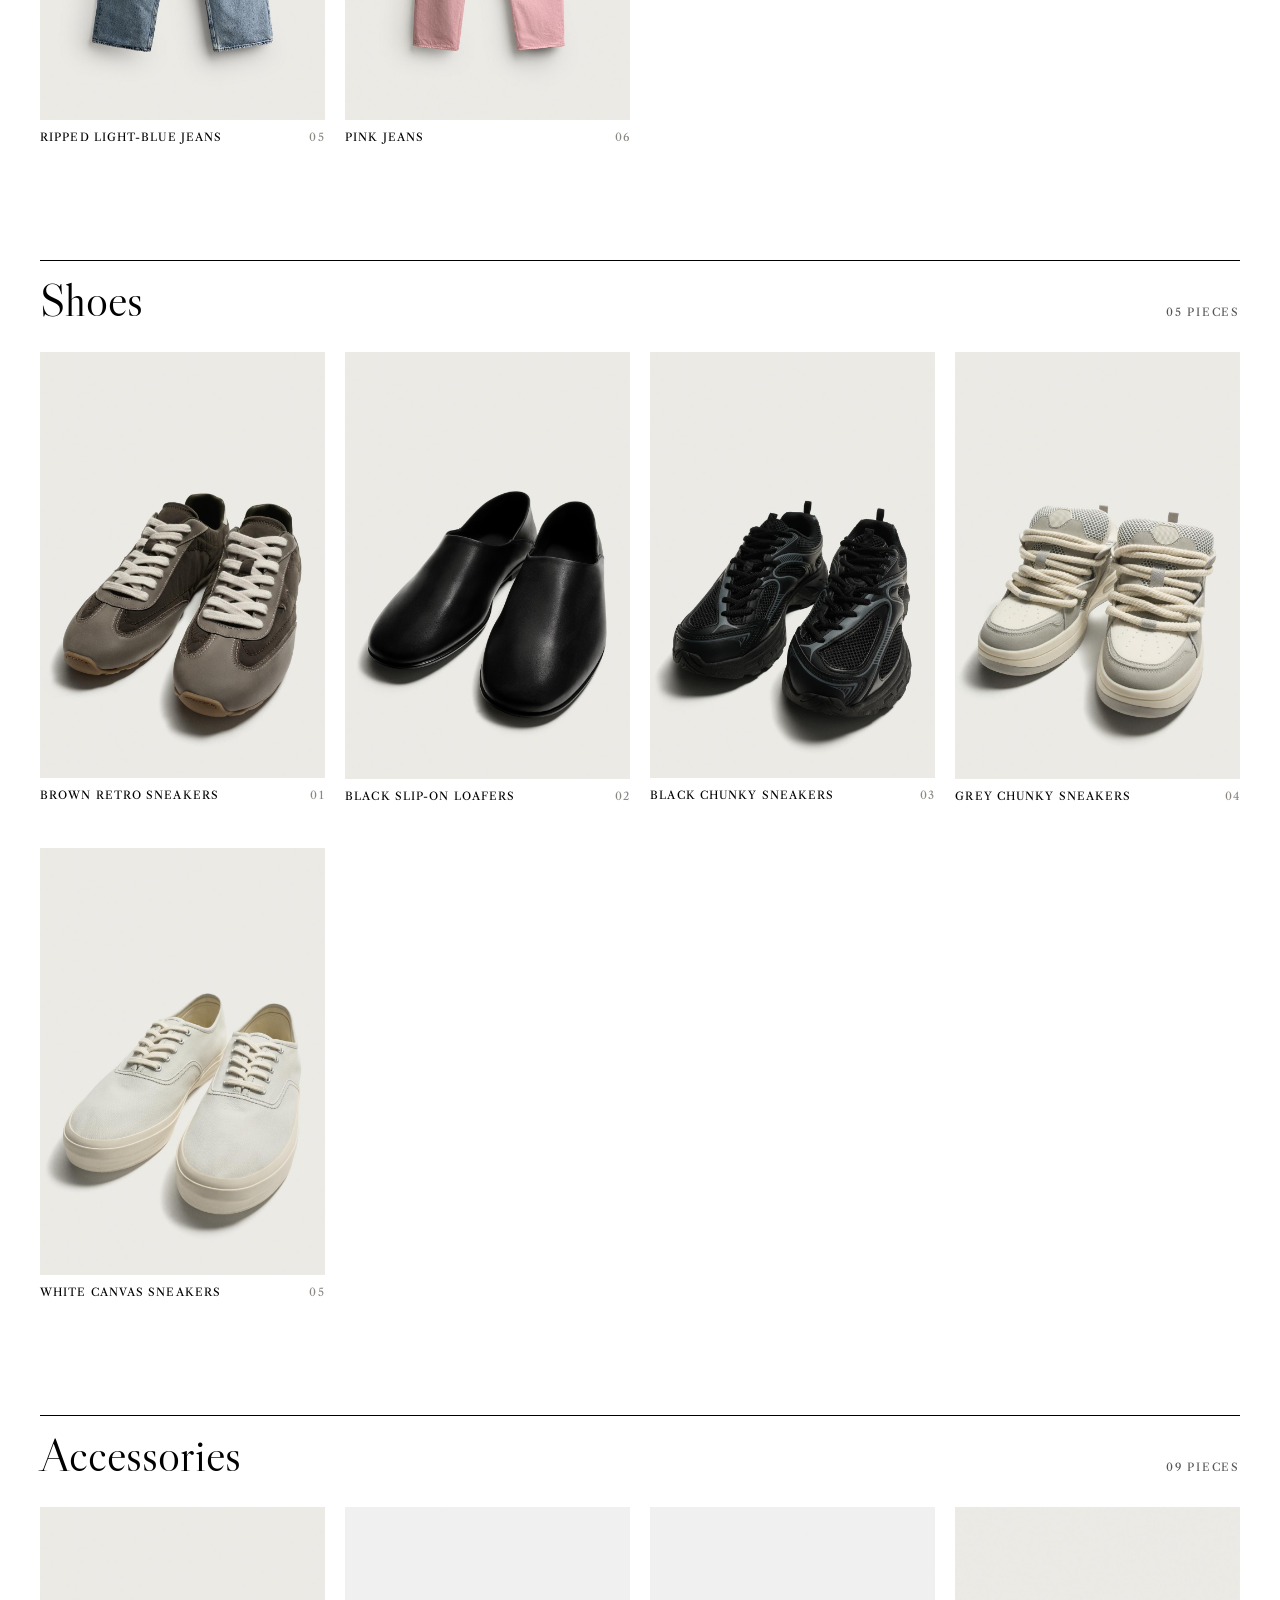
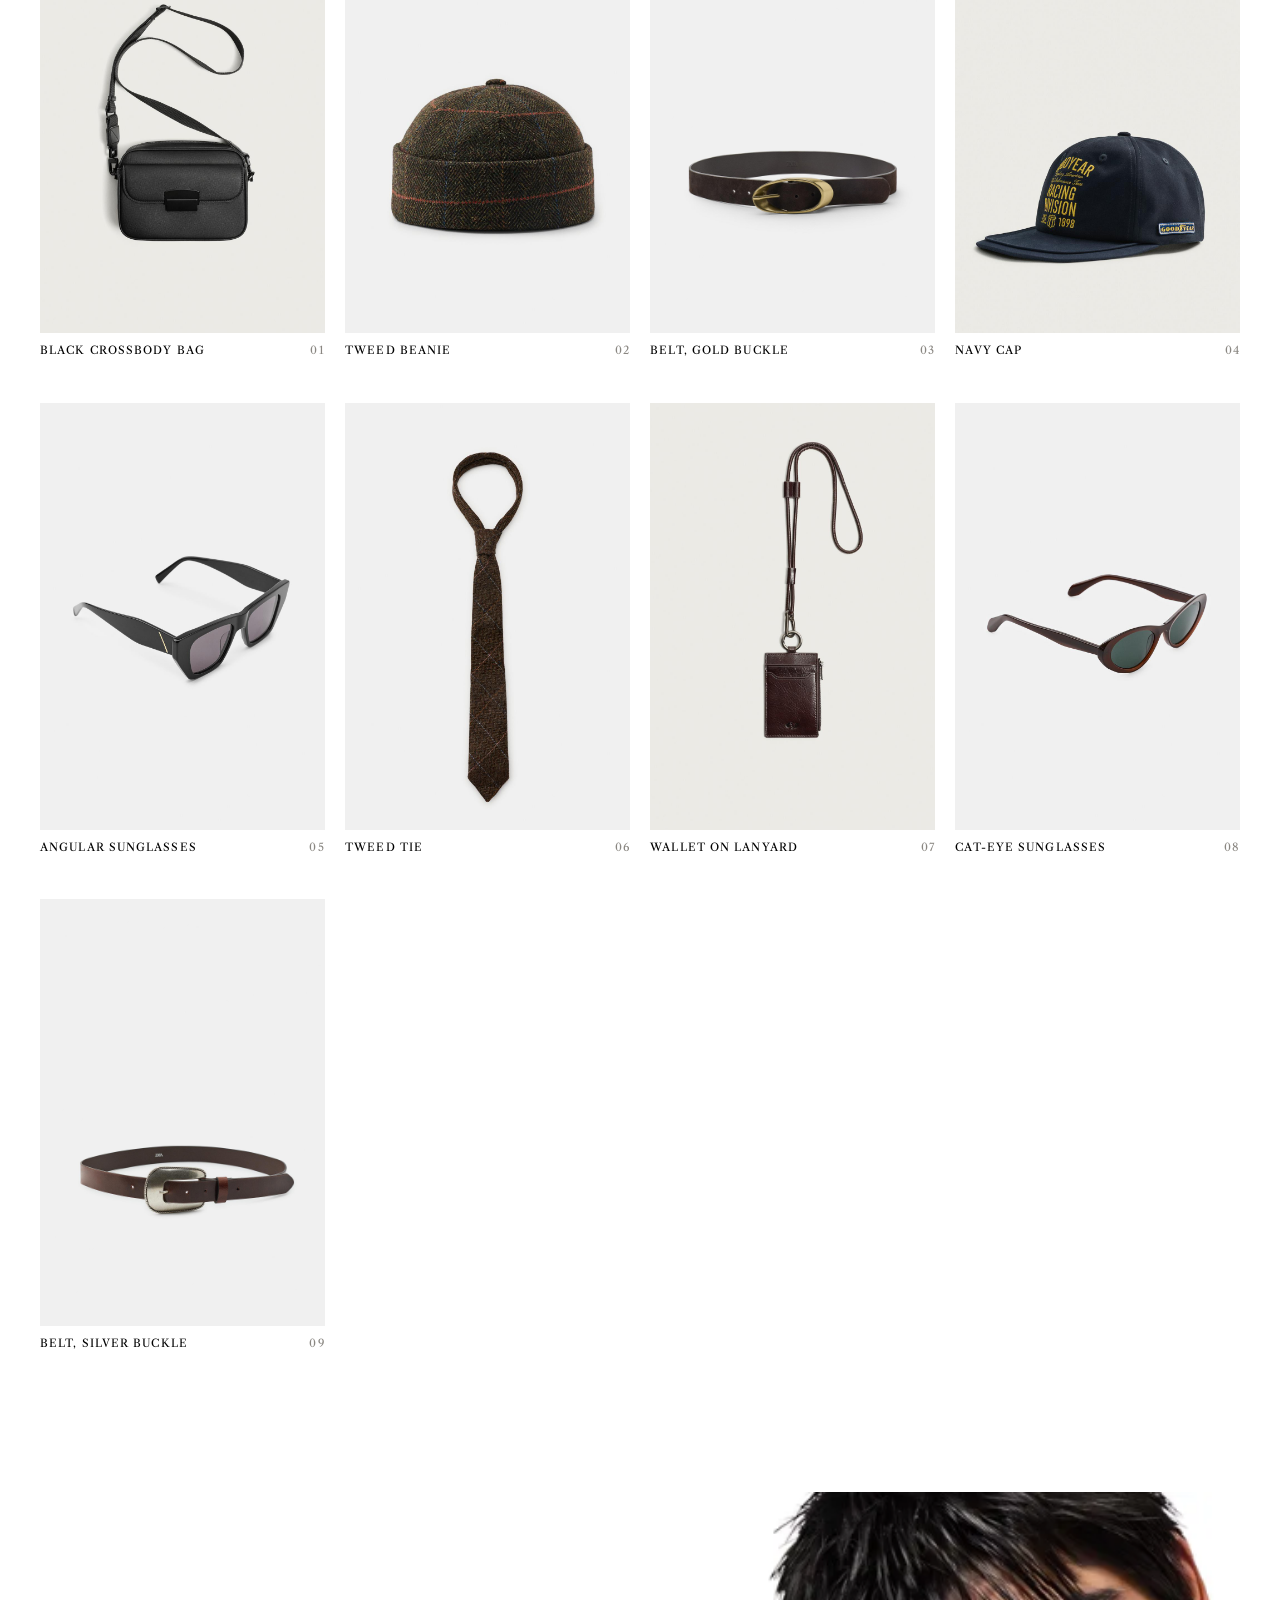
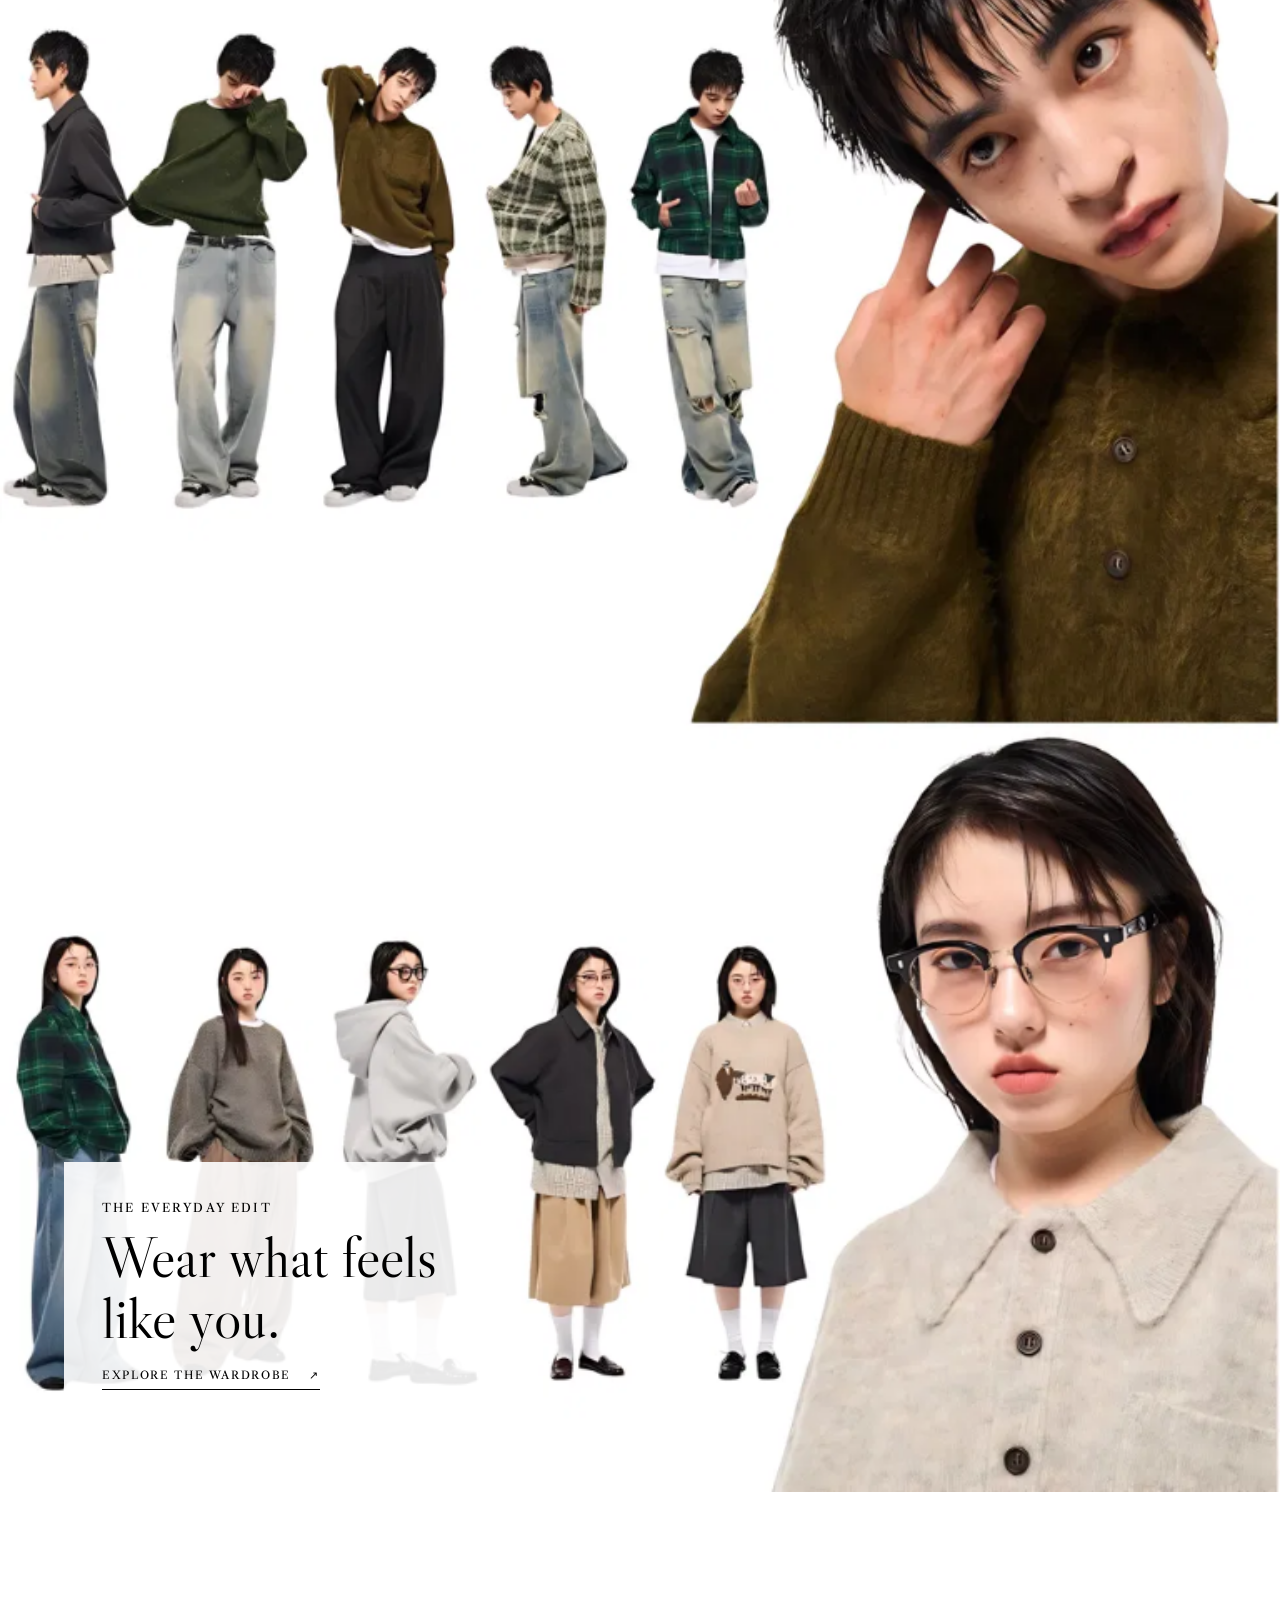
<file: wardrobe.html>
<!DOCTYPE html>
<html lang="en">
<head>
  <meta charset="UTF-8">
  <meta name="viewport" content="width=device-width, initial-scale=1">
  <title>ESSENCE — My Wardrobe</title>
  <link rel="preconnect" href="https://fonts.googleapis.com">
  <link rel="preconnect" href="https://fonts.gstatic.com" crossorigin>
  <link href="https://fonts.googleapis.com/css2?family=Libre+Bodoni&family=Libre+Caslon+Display&family=Libre+Caslon+Text&family=Tiro+Devanagari+Sanskrit&display=swap" rel="stylesheet">
  <link rel="stylesheet" href="style.css">
</head>
<body>

  <header id="site-header" data-page="wardrobe" data-tone="dark"></header>

  <main>
    <section class="page-hero" aria-labelledby="page-title">
      <p class="eyebrow">Your collection</p>
      <h1 class="page-title" id="page-title">MY WARDROVE</h1>
      <div class="hero-row">
        <p class="page-lede">Every piece you own, organised by category. Combine them in Outfits, or plan what to wear in Events.</p>
        <div class="stats" id="stats"></div>
      </div>
    </section>

    <figure class="w-editorial">
      <img class="photo" src="images/wardrobe/editorial.jpg" alt="Cropped sideways portrait above four repeated figures walking in black dresses and red sneakers">
    </figure>

    <section class="w-feature" aria-label="Featured piece">
      <div id="w-feature"></div>
      <div class="w-feature-text">
        <p class="eyebrow">Featured piece</p>
        <h2 id="w-feature-name"></h2>
        <p>Top</p>
      </div>
    </section>

    <section class="wardrobe-upload" aria-labelledby="upload-title">
      <div class="upload-intro">
        <p class="eyebrow">Make it yours</p>
        <h2 id="upload-title">Add a piece to your wardrobe.</h2>
        <p>Add a name, choose a category, and select a photo to preview it in your collection.</p>
      </div>
      <form class="upload-form" id="upload-form">
        <label class="upload-photo" for="clothing-photo">
          <img id="photo-preview" alt="" hidden>
          <span id="photo-prompt">CHOOSE A PHOTO</span>
          <input id="clothing-photo" type="file" accept="image/*" required>
        </label>
        <div class="upload-fields">
          <label for="clothing-name">Clothing name</label>
          <input id="clothing-name" name="name" type="text" maxlength="40" placeholder="e.g. Favourite denim jacket" required>
          <label for="clothing-category">Category</label>
          <select id="clothing-category" name="category" required>
            <option value="top">Top</option>
            <option value="bottom">Bottom</option>
            <option value="shoes">Shoes</option>
            <option value="accessory">Accessories</option>
          </select>
          <button type="submit" class="upload-submit">ADD TO WARDROBE</button>
          <p class="upload-message" id="upload-message" role="status" aria-live="polite">Demo only: your photo is previewed in this browser and is not saved.</p>
        </div>
      </form>
    </section>

    <section class="catalog" id="catalog" aria-label="Clothing catalog"></section>

    <section class="w-banner" aria-label="Closing photograph">
      <img class="photo" src="images/wardrobe/closing.png" alt="Men and women showing a range of casual outfits">
      <div class="w-banner-copy">
        <p class="eyebrow">The everyday edit</p>
        <h2>Wear what feels like you.</h2>
        <a class="text-link" href="#catalog">EXPLORE THE WARDROBE <span aria-hidden="true">↗</span></a>
      </div>
    </section>
  </main>

  <script src="data.js"></script>
  <script src="site.js"></script>
  <script src="wardrobe.js"></script>
</body>
</html>
</file>
<file: style.css>
:root {
  --black: #000;
  --white: #fff;
  --tile: #ecebe7;
  --tile-border: #e2e0db;
  --ctl: #d9d9d9;
  --ctl-light: #f0f0f0;
  --muted: #8a8782;
  --soft: #555;
  --gutter: 40px;
  --font-display: "Libre Caslon Display", "Libre Caslon Text", Georgia, serif;
  --font-text: "Libre Caslon Text", Georgia, serif;
  --font-bodoni: "Libre Bodoni", Georgia, serif;
  --font-deva: "Tiro Devanagari Sanskrit", Georgia, serif;
}

*, *::before, *::after { box-sizing: border-box; }
html { scroll-behavior: smooth; }
@media (prefers-reduced-motion: reduce) { html { scroll-behavior: auto; } }

body {
  margin: 0;
  background: var(--white);
  color: var(--black);
  font-family: var(--font-display);
  -webkit-font-smoothing: antialiased;
  overflow-x: hidden;
}

img { max-width: 100%; display: block; }
a { color: inherit; text-decoration: none; }
h1, h2, h3, p, figure, dl, dd { margin: 0; font-weight: 400; }
button { font: inherit; color: inherit; }

.visually-hidden {
  position: absolute; width: 1px; height: 1px; overflow: hidden;
  clip: rect(0 0 0 0); white-space: nowrap;
}

:focus-visible { outline: 2px solid currentColor; outline-offset: 3px; }

/* ---------- Header ---------- */
.site-header {
  position: relative;
  z-index: 10;
  display: flex;
  align-items: flex-start;
  padding: 18px var(--gutter);
}
.site-header.overlay { position: absolute; top: 0; left: 0; right: 0; }
.site-header.on-dark { color: var(--white); }

.wordmark { font-size: clamp(26px, 2.4vw, 36px); letter-spacing: 0.03em; line-height: 1; }
.tagline  { margin-top: 6px; font-size: clamp(10px, 0.85vw, 13px); letter-spacing: 0.02em; }

.main-nav {
  position: absolute;
  left: 50%;
  top: 20px;
  width: max-content;
  display: flex;
  align-items: center;
  justify-content: center;
  gap: clamp(14px, 2.8vw, 44px);
  transform: translateX(-50%);
  font-size: clamp(11px, 1.05vw, 17px);
  letter-spacing: 0.06em;
}
.main-nav a {
  padding: 4px 0;
  border-bottom: 1px solid transparent;
}
.header-account {
  position: absolute;
  top: 18px;
  right: var(--gutter);
  padding: 4px 0;
  border-bottom: 1px solid transparent;
  font-size: clamp(14px, 1.3vw, 20px);
  letter-spacing: 0.06em;
}
.header-account:hover,
.header-account[aria-current="page"] { border-bottom-color: currentColor; }
.main-nav .mobile-account { display: none; }
.main-nav a:hover,
.main-nav a[aria-current="page"] { border-bottom-color: currentColor; }
.menu-toggle { display: none; }

/* ---------- Photos, placeholders, tiles ---------- */
.photo { position: absolute; inset: 0; width: 100%; height: 100%; object-fit: cover; display: block; }

.ph {
  display: flex; align-items: center; justify-content: center;
  text-align: center; padding: 16px;
  background: var(--tile);
  color: var(--muted);
  font-family: var(--font-text);
  font-size: 13px; letter-spacing: 0.12em; line-height: 1.7;
}

.tile {
  margin: 0; padding: 0; width: 100%;
  display: flex; flex-direction: column; align-items: center; justify-content: center; gap: 10px;
  aspect-ratio: 5 / 6;
  background: var(--tile);
  border: 0;
  overflow: hidden;
  font: inherit; color: inherit;
}
button.tile { cursor: pointer; }
.tile img { width: 100%; height: 100%; object-fit: contain; }
.tile .swatch { width: 38%; aspect-ratio: 1; border-radius: 6px; box-shadow: inset 0 0 0 1px rgba(0,0,0,0.08); }
.tile .tile-label { color: var(--muted); font-family: var(--font-text); font-size: 13px; letter-spacing: 0.03em; text-align: center; padding: 0 8px; }
.tile .not-selected { font-size: 12px; letter-spacing: 0.14em; }

/* Photo tiles that fill their frame (seamless, no bars) */
.product .tile, .mini .tile, .cat-card .tile, .ev-outfit .tile { aspect-ratio: 2 / 3; }
.slot .tile { aspect-ratio: 3 / 4; }
.product .tile img, .slot .tile img, .mini .tile img, .cat-card .tile img, .ev-outfit .tile img { object-fit: cover; }
.product .tile img, .cat-card .tile img { transition: transform 350ms ease; }
.product:hover .tile img, .cat-card:hover .tile img { transform: scale(1.035); }
.slot .tile.empty, .mini .tile.empty { background: #f6f5f2; box-shadow: inset 0 0 0 1px var(--tile-border); }

/* Static (design-only) controls: not clickable */
.btn-black, .btn-gray, .btn-light {
  display: flex; align-items: center; justify-content: center;
  border: 0; font-family: var(--font-text); letter-spacing: 0.08em;
  cursor: default; user-select: none;
}
.btn-black { height: 28px; background: var(--black); color: var(--white); font-size: 10px; }
.btn-gray, .btn-light { height: 34px; border-radius: 17px; width: 100%; font-size: 11px; }
.btn-light { background: var(--ctl-light); color: #a8a8a8; }
.btn-gray  { background: var(--ctl); color: #858585; }

.signin-field {
  width: 100%; height: 28px; padding: 0 8px; display: flex; align-items: center;
  background: #bdbdbd; color: #6c6c6c;
  font-family: var(--font-text); font-size: 10px; letter-spacing: 0.06em;
}
.pill-input { display: block; height: 40px; border-radius: 20px; background: var(--ctl); }

/* ---------- Shared page components ---------- */
.page-hero { padding: 24px var(--gutter) 0; }
.eyebrow { font-family: var(--font-text); font-size: 12px; letter-spacing: 0.18em; text-transform: uppercase; }
.page-title { margin-top: 14px; font-size: clamp(56px, 12.5vw, 200px); line-height: 0.88; letter-spacing: -0.01em; }
.hero-row {
  display: flex; justify-content: space-between; align-items: flex-end; gap: 32px;
  margin-top: 36px; padding: 18px 0 36px; border-top: 1px solid var(--black);
}
.page-lede { max-width: 440px; font-family: var(--font-text); font-size: 14px; line-height: 1.7; color: var(--soft); }

.stats { display: flex; gap: clamp(22px, 4.5vw, 72px); }
.stat b { display: block; font-weight: 400; font-size: clamp(34px, 4.2vw, 62px); line-height: 1; }
.stat span { display: block; margin-top: 8px; font-family: var(--font-text); font-size: 10px; letter-spacing: 0.16em; text-transform: uppercase; color: var(--soft); }

.sec-head {
  display: flex; justify-content: space-between; align-items: baseline; gap: 16px;
  padding: 16px 0 0; border-top: 1px solid var(--black); margin-bottom: 28px;
}
.sec-head h2 { font-size: clamp(30px, 3.6vw, 52px); line-height: 1; }
.sec-head .count { font-family: var(--font-text); font-size: 11px; letter-spacing: 0.16em; text-transform: uppercase; color: var(--soft); }

.pgrid { display: grid; grid-template-columns: repeat(4, 1fr); gap: 44px clamp(12px, 1.6vw, 24px); }
.product figcaption {
  display: flex; justify-content: space-between; gap: 12px; padding-top: 10px;
  font-family: var(--font-text); font-size: 11px; letter-spacing: 0.1em; text-transform: uppercase; line-height: 1.4;
}
.p-no { color: var(--muted); flex: none; }

/* ---------- Home ---------- */
.hero { position: relative; aspect-ratio: 1440 / 857; }
.hero-title {
  position: absolute; right: 1.5%; bottom: 27%;
  color: var(--white);
  font-size: clamp(60px, 9vw, 140px);
  letter-spacing: 0.01em; line-height: 1;
  text-shadow: 0 6px 30px rgba(0, 0, 0, 0.25);
}

.home-editorial {
  display: grid;
  grid-template-columns: 1fr 1fr;
  align-items: center;
  gap: clamp(32px, 8vw, 120px);
  padding: clamp(64px, 9vw, 130px) var(--gutter);
}
.home-editorial-photo {
  position: relative;
  aspect-ratio: 4 / 5;
  overflow: hidden;
  background: #e8e7e2;
}
.home-editorial-photo .photo { object-position: center 28%; }
.home-editorial-copy { max-width: 470px; animation: rise-in 700ms ease both; }
.home-editorial-copy h2,
.home-note h2 {
  margin-top: 20px;
  font-size: clamp(36px, 5.2vw, 74px);
  line-height: 1.05;
}
.home-editorial-copy > p:not(.eyebrow) {
  margin-top: 22px;
  max-width: 38ch;
  color: var(--soft);
  font-family: var(--font-text);
  font-size: 15px;
  line-height: 1.8;
}
.text-link {
  display: inline-flex;
  align-items: center;
  gap: 18px;
  margin-top: 30px;
  padding-bottom: 7px;
  border-bottom: 1px solid currentColor;
  font-family: var(--font-text);
  font-size: 11px;
  letter-spacing: 0.15em;
}
.text-link span { transition: transform 180ms ease; }
.text-link:hover span { transform: translate(4px, -4px); }

.split { display: grid; grid-template-columns: 1fr 1fr; }
.split-cell { position: relative; aspect-ratio: 720 / 915; }

.signin {
  position: absolute; top: 25%; left: 9.5%; width: 81%; height: 49%;
  display: flex; flex-direction: column; align-items: center;
  padding: 3% 8%;
  background: #d9d9d9; border-radius: 28px;
}
.signin h2 { font-size: clamp(15px, 1.7vw, 24px); margin-bottom: 7%; }
.signin .btn-black { width: 100%; margin-top: 3%; }
.signin .or { margin: 4% 0; font-size: clamp(11px, 1.1vw, 15px); }
.signin-blank { align-self: flex-start; width: 36%; height: 16px; background: var(--white); }

.pair { display: grid; grid-template-columns: 1fr 1fr; }
.pair-cell { position: relative; aspect-ratio: 720 / 868; }
.pair-cell:nth-child(2) { background: #f0efec; }
.pair-cell:nth-child(2) .photo { object-fit: contain; }

.knit { position: relative; aspect-ratio: 1440 / 1605; }
.statement {
  position: absolute; left: 5%; top: 34%; width: 38%;
  color: var(--white); text-align: center;
  font-family: var(--font-deva);
  font-size: clamp(16px, 2.7vw, 40px); line-height: 1.2;
}
.page-end { height: clamp(100px, 21.5vw, 310px); background: var(--white); }

.home-note {
  max-width: 760px;
  margin: clamp(90px, 13vw, 190px) auto;
  padding: 0 var(--gutter);
  text-align: center;
}
.home-note h2 { font-size: clamp(34px, 5.5vw, 76px); }
.home-footer {
  display: flex;
  flex-direction: column;
  align-items: center;
  gap: 15px;
  padding: 44px var(--gutter) 32px;
  border-top: 1px solid var(--tile-border);
  text-align: center;
}
.footer-wordmark { font-size: 30px; letter-spacing: 0.05em; }
.home-footer > p,
.home-footer > span,
.home-footer nav { font-family: var(--font-text); font-size: 10px; letter-spacing: 0.12em; text-transform: uppercase; }
.home-footer nav { display: flex; gap: 24px; margin: 12px 0; }
.home-footer nav a:hover { text-decoration: underline; text-underline-offset: 4px; }

@keyframes rise-in {
  from { opacity: 0; transform: translateY(18px); }
  to { opacity: 1; transform: translateY(0); }
}

/* ---------- Outfits ---------- */
.collage { position: relative; aspect-ratio: 1440 / 930; background: #fff; }
.collage .photo { object-fit: contain; }
.collage-title {
  position: absolute; left: 0; right: 0; top: 34%;
  text-align: center; color: var(--white);
  font-size: clamp(36px, 8vw, 120px); line-height: 1;
  text-shadow: 0 0 30px rgba(0, 0, 0, 0.25);
}

.builder { padding: 40px var(--gutter) 0; }
.builder-top {
  display: flex; justify-content: space-between; align-items: flex-end; gap: 24px;
  padding-bottom: 22px; border-bottom: 1px solid var(--black);
}
.build-heading { font-size: clamp(40px, 8vw, 120px); line-height: 0.92; }
.builder-note { max-width: 270px; font-family: var(--font-text); font-size: 12px; line-height: 1.7; letter-spacing: 0.03em; color: var(--soft); }

.builder-grid {
  display: grid; grid-template-columns: minmax(0, 1.35fr) minmax(0, 1fr);
  gap: clamp(28px, 4.5vw, 72px); padding-top: 44px; align-items: start;
}

.picker { display: grid; grid-template-columns: repeat(2, minmax(0, 1fr)); gap: 40px clamp(16px, 2vw, 28px); }
.slot { display: flex; flex-direction: column; gap: 12px; }
.slot-head {
  display: flex; justify-content: space-between; align-items: baseline;
  font-family: var(--font-text); font-size: 11px; letter-spacing: 0.16em; text-transform: uppercase;
}
.slot-title .no { margin-right: 10px; color: var(--muted); }
.slot-head .count { color: var(--soft); }
.slot-foot { display: flex; align-items: center; gap: 10px; }
.slot-name { flex: 1; text-align: center; font-family: var(--font-text); font-size: 11px; letter-spacing: 0.08em; text-transform: uppercase; line-height: 1.4; }
.arrow {
  flex: none; width: 34px; height: 34px; border-radius: 50%;
  border: 1px solid var(--black); background: var(--white);
  font-family: var(--font-display); font-size: 22px; line-height: 1; padding: 0 0 3px;
  cursor: pointer;
}
.arrow:hover { background: var(--black); color: var(--white); }

.result-panel {
  display: grid; grid-template-columns: auto minmax(0, 1fr); gap: 22px;
  padding: 28px; background: #faf9f7; border: 1px solid var(--tile-border);
}
.result-title {
  writing-mode: vertical-rl; transform: rotate(180deg);
  font-size: clamp(44px, 5.6vw, 92px); line-height: 1; white-space: nowrap;
}
.result-body { display: flex; flex-direction: column; gap: 26px; min-width: 0; }
.result-grid { display: grid; grid-template-columns: repeat(2, minmax(0, 1fr)); gap: 18px 12px; }
.mini figcaption { padding-top: 8px; font-family: var(--font-text); font-size: 10px; letter-spacing: 0.08em; text-transform: uppercase; line-height: 1.4; color: var(--soft); }
.result-form { display: flex; flex-direction: column; gap: 10px; }
.field-label { font-family: var(--font-text); font-size: 11px; letter-spacing: 0.16em; }
.save-btn { width: 100%; height: 46px; border-radius: 23px; margin-top: 6px; font-size: 12px; }

.saved { overflow: hidden; margin-top: clamp(64px, 8vw, 120px); }
.saved-marquee {
  white-space: nowrap; line-height: 1; padding: 20px 0;
  font-size: clamp(26px, 4.3vw, 62px);
}
.saved-marquee span { margin-right: 0.35em; }

.collections {
  display: grid; grid-template-columns: repeat(3, 1fr); gap: 70px clamp(10px, 1.6vw, 24px);
  max-width: 900px; margin: 30px auto 0; padding: 0 20px;
}
.collection { display: flex; flex-direction: column; gap: 12px; }
.collection .tile { gap: 4px; }
.collection .tile .swatch { width: 30%; }
.collection .tile .tile-label { font-size: 11px; }
.c-top { aspect-ratio: 1.3; } .c-bottom { aspect-ratio: 1.05; }
.c-shoes { aspect-ratio: 1.25; } .c-accessory { aspect-ratio: 1.65; }
.coll-name { margin-top: 4px; text-align: center; font-family: var(--font-bodoni); font-size: clamp(13px, 1.4vw, 20px); }
.collection .btn-light, .collection .btn-gray { height: 32px; }

.campaign { position: relative; margin: 100px 0 0; aspect-ratio: 1440 / 2100; overflow: hidden; }
.campaign::after {
  position: absolute;
  inset: 45% 0 0;
  background: linear-gradient(transparent, rgba(0, 0, 0, 0.62));
  content: "";
  pointer-events: none;
}
.campaign-copy {
  position: absolute;
  z-index: 1;
  right: clamp(24px, 7vw, 100px);
  bottom: clamp(28px, 7vw, 100px);
  max-width: 470px;
  color: var(--white);
}
.campaign-copy .eyebrow { font-size: 10px; }
.campaign-copy h2 {
  margin-top: 12px;
  font-size: clamp(34px, 6vw, 78px);
  line-height: 1.02;
}
.campaign-copy .text-link { margin-top: 24px; }

/* ---------- My Wardrobe ---------- */
.w-editorial { position: relative; margin: 0 var(--gutter); aspect-ratio: 2208 / 1352; }

.w-feature {
  display: grid; grid-template-columns: clamp(150px, 21.5vw, 310px) minmax(0, 1fr);
  gap: clamp(24px, 4vw, 64px); align-items: end;
  padding: 56px var(--gutter) 0;
}
.w-feature-text h2 { margin-top: 12px; font-size: clamp(28px, 3.6vw, 52px); line-height: 1.05; }
.w-feature-text p { margin-top: 12px; font-family: var(--font-text); font-size: 11px; letter-spacing: 0.14em; text-transform: uppercase; color: var(--soft); }
.w-feature .tile { aspect-ratio: 2 / 3; }
.w-feature .tile img { object-fit: cover; }

.catalog { padding: 110px var(--gutter) 0; }
.category + .category { margin-top: clamp(72px, 9vw, 130px); }

.wardrobe-upload {
  display: grid;
  grid-template-columns: minmax(0, 0.8fr) minmax(0, 1.2fr);
  gap: clamp(32px, 7vw, 100px);
  align-items: center;
  margin: clamp(70px, 9vw, 130px) var(--gutter) 0;
  padding: clamp(24px, 5vw, 68px);
  background: #f5f4f1;
}
.upload-intro h2 {
  max-width: 10ch;
  margin-top: 16px;
  font-size: clamp(34px, 4.5vw, 62px);
  line-height: 1.05;
}
.upload-intro > p:last-child {
  max-width: 34ch;
  margin-top: 18px;
  color: var(--soft);
  font-family: var(--font-text);
  font-size: 14px;
  line-height: 1.7;
}
.upload-form {
  display: grid;
  grid-template-columns: minmax(120px, 0.65fr) minmax(0, 1fr);
  gap: 20px;
}
.upload-photo {
  position: relative;
  display: grid;
  min-height: 220px;
  place-items: center;
  overflow: hidden;
  background: #e7e5df;
  color: var(--soft);
  font-family: var(--font-text);
  font-size: 10px;
  letter-spacing: 0.12em;
  text-align: center;
  cursor: pointer;
}
.upload-photo:hover { background: #dfddd6; }
.upload-photo input {
  position: absolute;
  inset: 0;
  width: 100%;
  height: 100%;
  opacity: 0;
  cursor: pointer;
}
.upload-photo img { width: 100%; height: 100%; object-fit: cover; }
.upload-photo img[hidden] { display: none; }
.upload-fields { display: flex; flex-direction: column; align-items: stretch; gap: 10px; }
.upload-fields label {
  margin-top: 2px;
  font-family: var(--font-text);
  font-size: 11px;
  letter-spacing: 0.08em;
  text-transform: uppercase;
}
.upload-fields input,
.upload-fields select {
  width: 100%;
  height: 42px;
  padding: 0 10px;
  border: 1px solid #d2d0ca;
  border-radius: 0;
  background: var(--white);
  font: 14px var(--font-text);
}
.upload-submit {
  min-height: 44px;
  margin-top: 8px;
  border: 1px solid var(--black);
  background: var(--black);
  color: var(--white);
  font-family: var(--font-text);
  font-size: 10px;
  letter-spacing: 0.12em;
  cursor: pointer;
}
.upload-submit:hover { background: transparent; color: var(--black); }
.upload-message {
  min-height: 32px;
  color: var(--muted);
  font-family: var(--font-text);
  font-size: 11px;
  line-height: 1.5;
}

.w-banner {
  position: relative;
  margin: clamp(90px, 11vw, 160px) 0 120px;
}
.w-banner .photo { position: relative; inset: auto; width: 100%; height: auto; object-fit: cover; }
.w-banner-copy {
  position: absolute;
  left: clamp(20px, 5vw, 72px);
  bottom: clamp(20px, 5vw, 72px);
  max-width: min(440px, 76%);
  padding: clamp(18px, 3vw, 38px);
  background: rgba(255, 255, 255, 0.9);
}
.w-banner-copy h2 {
  margin-top: 12px;
  font-size: clamp(30px, 4.5vw, 64px);
  line-height: 1.05;
}
.w-banner-copy .text-link { margin-top: 20px; }

/* ---------- Categories ---------- */
.cat-cards { display: grid; grid-template-columns: repeat(4, 1fr); gap: clamp(12px, 1.6vw, 24px); padding: 40px var(--gutter) 0; }
.cat-card { display: block; width: 100%; padding: 0; border: 0; background: none; text-align: left; cursor: pointer; }
.cat-card .tile { aspect-ratio: 3 / 4; }
.cat-label {
  display: flex; justify-content: space-between; align-items: baseline; gap: 12px;
  margin-top: 12px; padding-bottom: 8px; border-bottom: 2px solid transparent;
}
.cat-label b { font-weight: 400; font-size: clamp(22px, 2.4vw, 34px); line-height: 1.1; }
.cat-label span { font-family: var(--font-text); font-size: 11px; letter-spacing: 0.14em; color: var(--soft); }
.cat-card[aria-pressed="true"] .cat-label { border-bottom-color: var(--black); }
.cat-card:hover .cat-label { border-bottom-color: var(--tile-border); }
.cat-card[aria-pressed="true"]:hover .cat-label { border-bottom-color: var(--black); }

.results { padding: 88px var(--gutter) 140px; scroll-margin-top: 16px; }
.tabs {
  display: flex; flex-wrap: wrap; gap: 8px 30px; padding-top: 14px; border-top: 1px solid var(--black);
  font-family: var(--font-text); font-size: 12px; letter-spacing: 0.14em; text-transform: uppercase;
}
.tab { padding: 4px 0; border: 0; border-bottom: 1px solid transparent; background: none; color: #777; cursor: pointer; }
.tab:hover { color: var(--black); }
.tab[aria-pressed="true"] { color: var(--black); border-bottom-color: var(--black); }
.results-head { display: flex; justify-content: space-between; align-items: baseline; gap: 16px; margin: 30px 0 36px; }
.results-head h2 { font-size: clamp(40px, 6vw, 96px); line-height: 1; }
.results-head .count { font-family: var(--font-text); font-size: 11px; letter-spacing: 0.16em; text-transform: uppercase; color: var(--soft); }

/* ---------- Events ---------- */
.ev-layout {
  display: grid; grid-template-columns: minmax(0, 1.6fr) minmax(0, 1fr);
  gap: clamp(32px, 5vw, 80px); padding: 24px var(--gutter) 130px; align-items: start;
}

.week { display: grid; grid-template-columns: repeat(7, 1fr); border-top: 1px solid var(--black); border-bottom: 1px solid var(--tile-border); }
.day { padding: 14px 2px 14px; text-align: center; font-family: var(--font-text); }
.day .wd { display: block; font-size: 10px; letter-spacing: 0.14em; color: var(--muted); }
.day .dn {
  display: block; width: 36px; height: 36px; margin: 8px auto 0; border-radius: 50%;
  font-family: var(--font-display); font-size: 20px; line-height: 36px;
}
.day.today .dn { background: var(--black); color: var(--white); }
.day .dot { display: block; width: 5px; height: 5px; margin: 8px auto 0; border-radius: 50%; background: var(--black); visibility: hidden; }
.day.has-event .dot { visibility: visible; }

.events { margin-top: 12px; }
.event {
  display: grid; grid-template-columns: 84px minmax(0, 1fr) auto; gap: 28px; align-items: center;
  padding: 30px 0; border-bottom: 1px solid var(--tile-border);
}
.ev-day { display: block; font-size: 58px; line-height: 0.9; }
.ev-mon, .ev-wd { display: block; font-family: var(--font-text); font-size: 11px; letter-spacing: 0.16em; }
.ev-mon { margin-top: 10px; }
.ev-wd { margin-top: 4px; color: var(--muted); }
.ev-info h3 { font-size: clamp(22px, 2.2vw, 32px); line-height: 1.1; }
.ev-meta { margin-top: 10px; font-family: var(--font-text); font-size: 11px; letter-spacing: 0.1em; text-transform: uppercase; color: var(--soft); line-height: 1.6; }
.ev-note { margin-top: 8px; max-width: 38ch; font-family: var(--font-text); font-size: 13px; line-height: 1.6; color: var(--soft); }
.badge {
  display: inline-block; margin-top: 14px; padding: 4px 11px; border: 1px solid var(--black); border-radius: 999px;
  font-family: var(--font-text); font-size: 10px; letter-spacing: 0.14em;
}
.ev-outfit { display: grid; grid-template-columns: repeat(4, 58px); gap: 6px; }

.ev-aside .ev-photo { position: relative; aspect-ratio: 9 / 16; overflow: hidden; }
.ev-aside .ev-photo .ph { position: absolute; inset: 0; }
.ev-aside .ev-photo .photo { transition: transform 500ms ease; }
.ev-aside .ev-photo:hover .photo { transform: scale(1.035); }
.ev-photo-copy {
  position: absolute;
  right: 0;
  bottom: 0;
  left: 0;
  padding: clamp(24px, 4vw, 48px);
  background: linear-gradient(transparent, rgba(0, 0, 0, 0.68));
  color: var(--white);
}
.ev-photo-copy .eyebrow { font-size: 10px; }
.ev-photo-copy h2 {
  max-width: 12ch;
  margin-top: 12px;
  font-size: clamp(30px, 4vw, 54px);
  line-height: 1.05;
}
.plan-card { margin-top: 24px; padding: 32px; background: #d9d9d9; border-radius: 28px; }
.plan-card h2 { font-size: clamp(18px, 1.8vw, 24px); text-align: center; margin-bottom: 22px; }
.plan-card .signin-field { margin-bottom: 10px; }
.plan-card .btn-black { margin-top: 14px; }

.full-calendar { padding: 0 var(--gutter) 110px; }
.calendar-heading {
  display: flex;
  justify-content: space-between;
  align-items: flex-end;
  gap: 24px;
  padding: 22px 0;
  border-top: 1px solid var(--black);
}
.calendar-heading h2 { margin-top: 10px; font-size: clamp(32px, 5vw, 68px); line-height: 1; }
.calendar-controls { display: flex; align-items: center; gap: 18px; font-family: var(--font-text); }
.calendar-controls span { min-width: 130px; text-align: center; font-size: 14px; }
.calendar-controls button {
  width: 36px;
  height: 36px;
  border: 1px solid var(--black);
  border-radius: 50%;
  background: var(--white);
  font-size: 24px;
  line-height: 1;
  cursor: pointer;
}
.calendar-controls button:hover { background: var(--black); color: var(--white); }
.month-grid { display: grid; grid-template-columns: repeat(7, minmax(0, 1fr)); border-top: 1px solid var(--tile-border); border-left: 1px solid var(--tile-border); }
.month-weekday {
  padding: 14px 8px;
  border-right: 1px solid var(--tile-border);
  border-bottom: 1px solid var(--tile-border);
  font-family: var(--font-text);
  font-size: 10px;
  letter-spacing: 0.14em;
  text-align: center;
}
.month-day {
  min-width: 0;
  min-height: 108px;
  padding: 10px;
  border-right: 1px solid var(--tile-border);
  border-bottom: 1px solid var(--tile-border);
  background: var(--white);
}
.month-day.outside-month { background: #f8f7f5; color: #aaa7a1; }
.month-date {
  display: grid;
  width: 30px;
  height: 30px;
  place-items: center;
  border-radius: 50%;
  font-size: 16px;
}
.month-day.is-today .month-date { background: var(--black); color: var(--white); }
.month-event {
  display: block;
  margin-top: 8px;
  padding: 6px 7px;
  background: #eeece7;
  font-family: var(--font-text);
  font-size: 11px;
  line-height: 1.35;
}
.month-event:hover { background: var(--black); color: var(--white); }

/* ---------- Responsive ---------- */
@media (max-width: 1000px) {
  .main-nav { position: static; width: auto; flex: 1; gap: 18px; transform: none; }
  .header-account { position: static; }
  .builder-grid, .ev-layout { grid-template-columns: 1fr; }
  .ev-aside { max-width: 520px; }
  .pgrid { grid-template-columns: repeat(3, 1fr); }
  .cat-cards { grid-template-columns: repeat(2, 1fr); gap: 28px 16px; }
  .hero-row { flex-direction: column; align-items: flex-start; }
}

@media (max-width: 760px) {
  :root { --gutter: 20px; }
  .site-header { flex-direction: row; align-items: center; justify-content: space-between; gap: 12px; }
  .brand { position: relative; z-index: 1; }
  .menu-toggle {
    display: flex;
    align-items: center;
    gap: 9px;
    padding: 8px 0 8px 12px;
    border: 0;
    background: transparent;
    color: inherit;
    font-family: var(--font-text);
    font-size: 11px;
    letter-spacing: 0.1em;
    cursor: pointer;
  }
  .menu-icon,
  .menu-icon::before,
  .menu-icon::after {
    display: block;
    width: 19px;
    height: 1px;
    background: currentColor;
  }
  .menu-icon { position: relative; }
  .menu-icon::before,
  .menu-icon::after { position: absolute; left: 0; content: ""; }
  .menu-icon::before { top: -6px; }
  .menu-icon::after { top: 6px; }
  .main-nav {
    position: absolute;
    top: 100%;
    right: 0;
    left: 0;
    display: none;
    width: 100%;
    padding: 8px var(--gutter) 18px;
    flex-direction: column;
    align-items: stretch;
    gap: 0;
    transform: none;
    background: var(--white);
    color: var(--black);
    box-shadow: 0 14px 20px rgba(0, 0, 0, 0.08);
  }
  .site-header.on-dark .main-nav { background: #111; color: var(--white); }
  .site-header.menu-open .main-nav { display: flex; }
  .header-account { display: none; }
  .main-nav a,
  .main-nav .mobile-account {
    position: static;
    display: block;
    width: 100%;
    margin: 0;
    padding: 13px 0;
    border-bottom: 1px solid rgba(128, 128, 128, 0.25);
    font-size: 13px;
    text-align: left;
  }

  .home-editorial { grid-template-columns: 1fr; gap: 32px; padding-top: 52px; }
  .home-editorial-photo { aspect-ratio: 4 / 5; }
  .home-editorial-copy { padding: 0 4px; }
  .home-note { margin: 80px auto; }
  .home-footer nav { gap: 16px; }

  .split, .pair { grid-template-columns: 1fr; }
  .signin { top: 18%; height: auto; padding: 24px 20px; }
  .statement { left: 6%; width: 60%; top: 30%; }

  .builder-top { flex-direction: column; align-items: flex-start; }
  .builder-note { max-width: none; }
  .picker { gap: 28px 12px; }
  .result-panel { padding: 18px; gap: 14px; }
  .collections { grid-template-columns: repeat(2, 1fr); }

  .stats { flex-wrap: wrap; gap: 20px 28px; }
  .w-feature { grid-template-columns: 120px minmax(0, 1fr); padding-top: 36px; }
  .wardrobe-upload { grid-template-columns: 1fr; gap: 28px; margin-top: 64px; }
  .upload-form { grid-template-columns: minmax(100px, 0.7fr) minmax(0, 1fr); gap: 14px; }
  .upload-photo { min-height: 190px; }
  .catalog { padding-top: 64px; }
  .pgrid { grid-template-columns: repeat(2, 1fr); gap: 32px 12px; }
  .event { grid-template-columns: 64px minmax(0, 1fr); gap: 16px 18px; }
  .ev-day { font-size: 44px; }
  .ev-outfit { grid-column: 1 / -1; grid-template-columns: repeat(4, minmax(0, 64px)); }
  .week .day .dn { width: 30px; height: 30px; line-height: 30px; font-size: 16px; }
  .calendar-heading { align-items: flex-start; flex-direction: column; }
  .calendar-controls { align-self: stretch; justify-content: space-between; }
  .month-weekday { padding: 10px 2px; font-size: 9px; letter-spacing: 0.04em; }
  .month-day { min-height: 72px; padding: 4px; }
  .month-date { width: 25px; height: 25px; font-size: 14px; }
  .month-event { margin-top: 4px; padding: 3px; font-size: 9px; overflow-wrap: anywhere; }
}

/* ---------- Account ---------- */
.account-page {
  display: grid;
  grid-template-columns: minmax(0, 1.15fr) minmax(360px, 0.85fr);
  min-height: calc(100vh - 80px);
  padding: 20px var(--gutter) 70px;
  gap: clamp(32px, 6vw, 90px);
  align-items: center;
}
.account-gallery {
  position: relative;
  display: grid;
  grid-template-columns: 1fr 1fr;
  gap: 0;
  min-height: min(660px, 72vh);
  overflow: hidden;
}
.account-gallery img { width: 100%; height: 100%; object-fit: cover; }
.account-gallery::after {
  position: absolute;
  top: 0;
  bottom: 0;
  left: 50%;
  width: 48px;
  background: linear-gradient(90deg, rgba(35, 38, 35, 0.1), rgba(235, 234, 227, 0.14));
  content: "";
  pointer-events: none;
  transform: translateX(-50%);
}
.account-hood { object-position: center 30%; }
.account-outfits { object-position: center; }
.account-card { max-width: 440px; width: 100%; }
.account-card h1 { margin-top: 18px; font-size: clamp(38px, 4vw, 58px); line-height: 1.05; }
.account-tabs { display: flex; gap: 26px; margin: 34px 0 26px; border-bottom: 1px solid var(--tile-border); }
.account-tab {
  padding: 0 0 10px;
  border: 0;
  border-bottom: 1px solid transparent;
  background: none;
  color: var(--muted);
  font-family: var(--font-text);
  font-size: 11px;
  letter-spacing: 0.12em;
  cursor: pointer;
}
.account-tab.active { color: var(--black); border-bottom-color: var(--black); }
.account-card form { display: grid; gap: 10px; }
.account-card label { margin-top: 8px; font-family: var(--font-text); font-size: 12px; }
.account-card input {
  width: 100%;
  height: 46px;
  padding: 0 12px;
  border: 1px solid #c9c7c1;
  border-radius: 0;
  background: #fff;
  font: 14px var(--font-text);
}
.account-submit {
  height: 48px;
  margin-top: 14px;
  border: 1px solid var(--black);
  background: var(--black);
  color: var(--white);
  font-family: var(--font-text);
  font-size: 11px;
  letter-spacing: 0.15em;
  cursor: pointer;
  transition: background 180ms ease, color 180ms ease;
}
.account-submit:hover { background: var(--white); color: var(--black); }
.account-message { min-height: 22px; color: #315a3b; font-family: var(--font-text); font-size: 13px; line-height: 1.5; }
.account-note { margin-top: 18px; color: var(--muted); font-family: var(--font-text); font-size: 11px; line-height: 1.6; }
.account-footer {
  padding: 48px var(--gutter) 24px;
  border-top: 1px solid var(--tile-border);
}
.account-footer-columns {
  display: grid;
  grid-template-columns: repeat(4, minmax(0, 1fr));
  gap: 28px;
}
.account-footer-columns section { display: flex; flex-direction: column; align-items: flex-start; gap: 12px; }
.account-footer-columns h2,
.account-footer-bottom span {
  font-family: var(--font-text);
  font-size: 11px;
  letter-spacing: 0.1em;
}
.account-footer-columns p,
.account-footer-columns a {
  font-family: var(--font-text);
  font-size: 13px;
  line-height: 1.6;
}
.account-footer-columns a:hover { text-decoration: underline; text-underline-offset: 3px; }
.account-footer-note a { margin-top: 4px; font-size: 11px; letter-spacing: 0.12em; }
.account-footer-note a span { margin-left: 8px; }
.account-footer-bottom {
  display: flex;
  justify-content: space-between;
  align-items: center;
  gap: 20px;
  margin-top: 44px;
  padding-top: 18px;
  border-top: 1px solid var(--tile-border);
}
.account-footer-bottom a { font-size: 20px; letter-spacing: 0.04em; }

@media (max-width: 760px) {
  .account-page { grid-template-columns: 1fr; padding-top: 8px; }
  .account-gallery { min-height: 300px; max-height: 55vh; }
  .account-card { margin: 0 auto; }
  .account-footer-columns { grid-template-columns: repeat(2, minmax(0, 1fr)); gap: 32px 20px; }
  .account-footer-bottom { flex-wrap: wrap; }
}

@media (prefers-reduced-motion: reduce) {
  *, *::before, *::after { animation-duration: 0.01ms !important; transition-duration: 0.01ms !important; }
}
</file>
